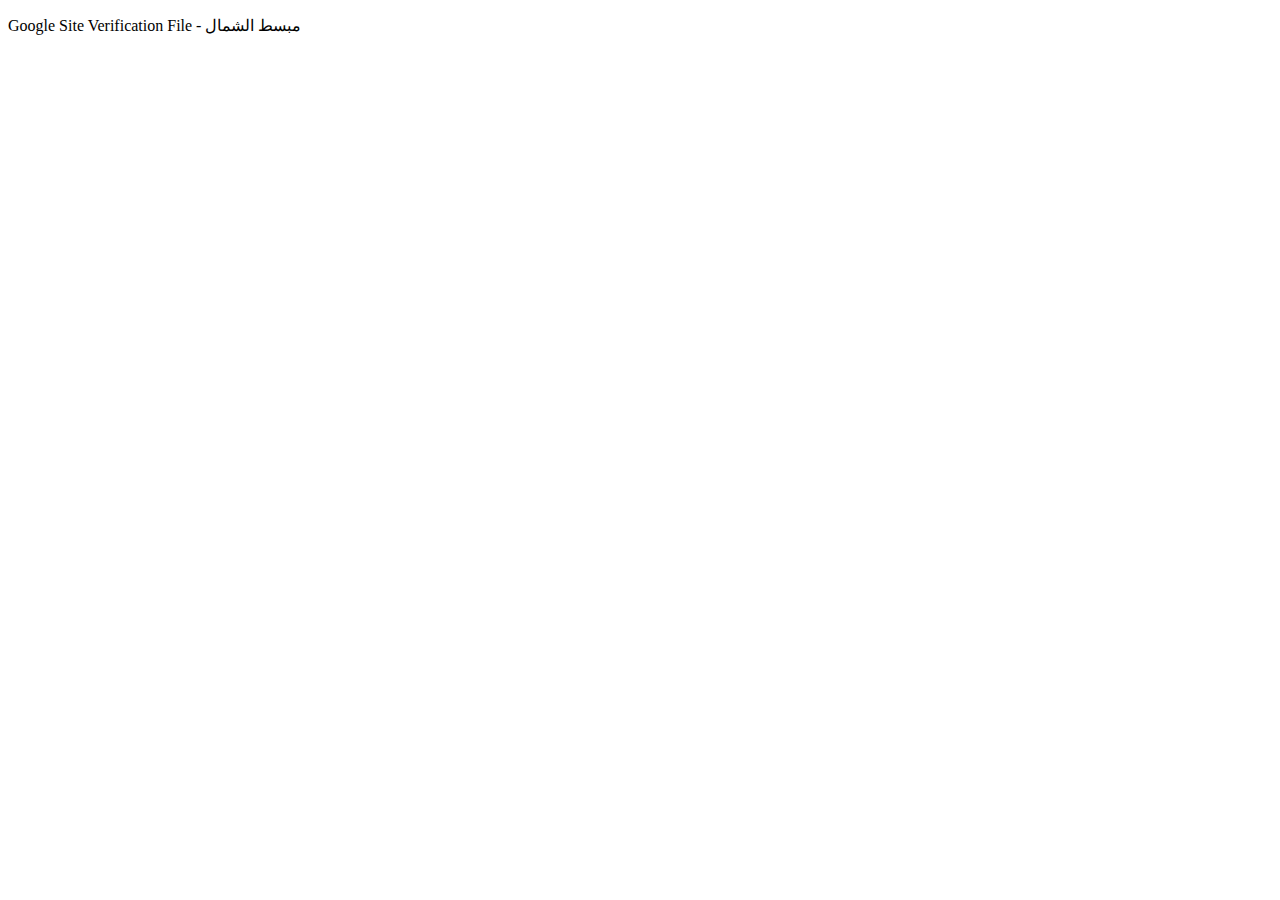
<file: google-site-verification.html>
<!DOCTYPE html>
<html lang="ar">
<head>
    <meta charset="UTF-8">
    <meta name="google-site-verification" content="YOUR_VERIFICATION_CODE_HERE" />
    <title>Google Site Verification</title>
</head>
<body>
    <p>Google Site Verification File - مبسط الشمال</p>
</body>
</html>
</file>
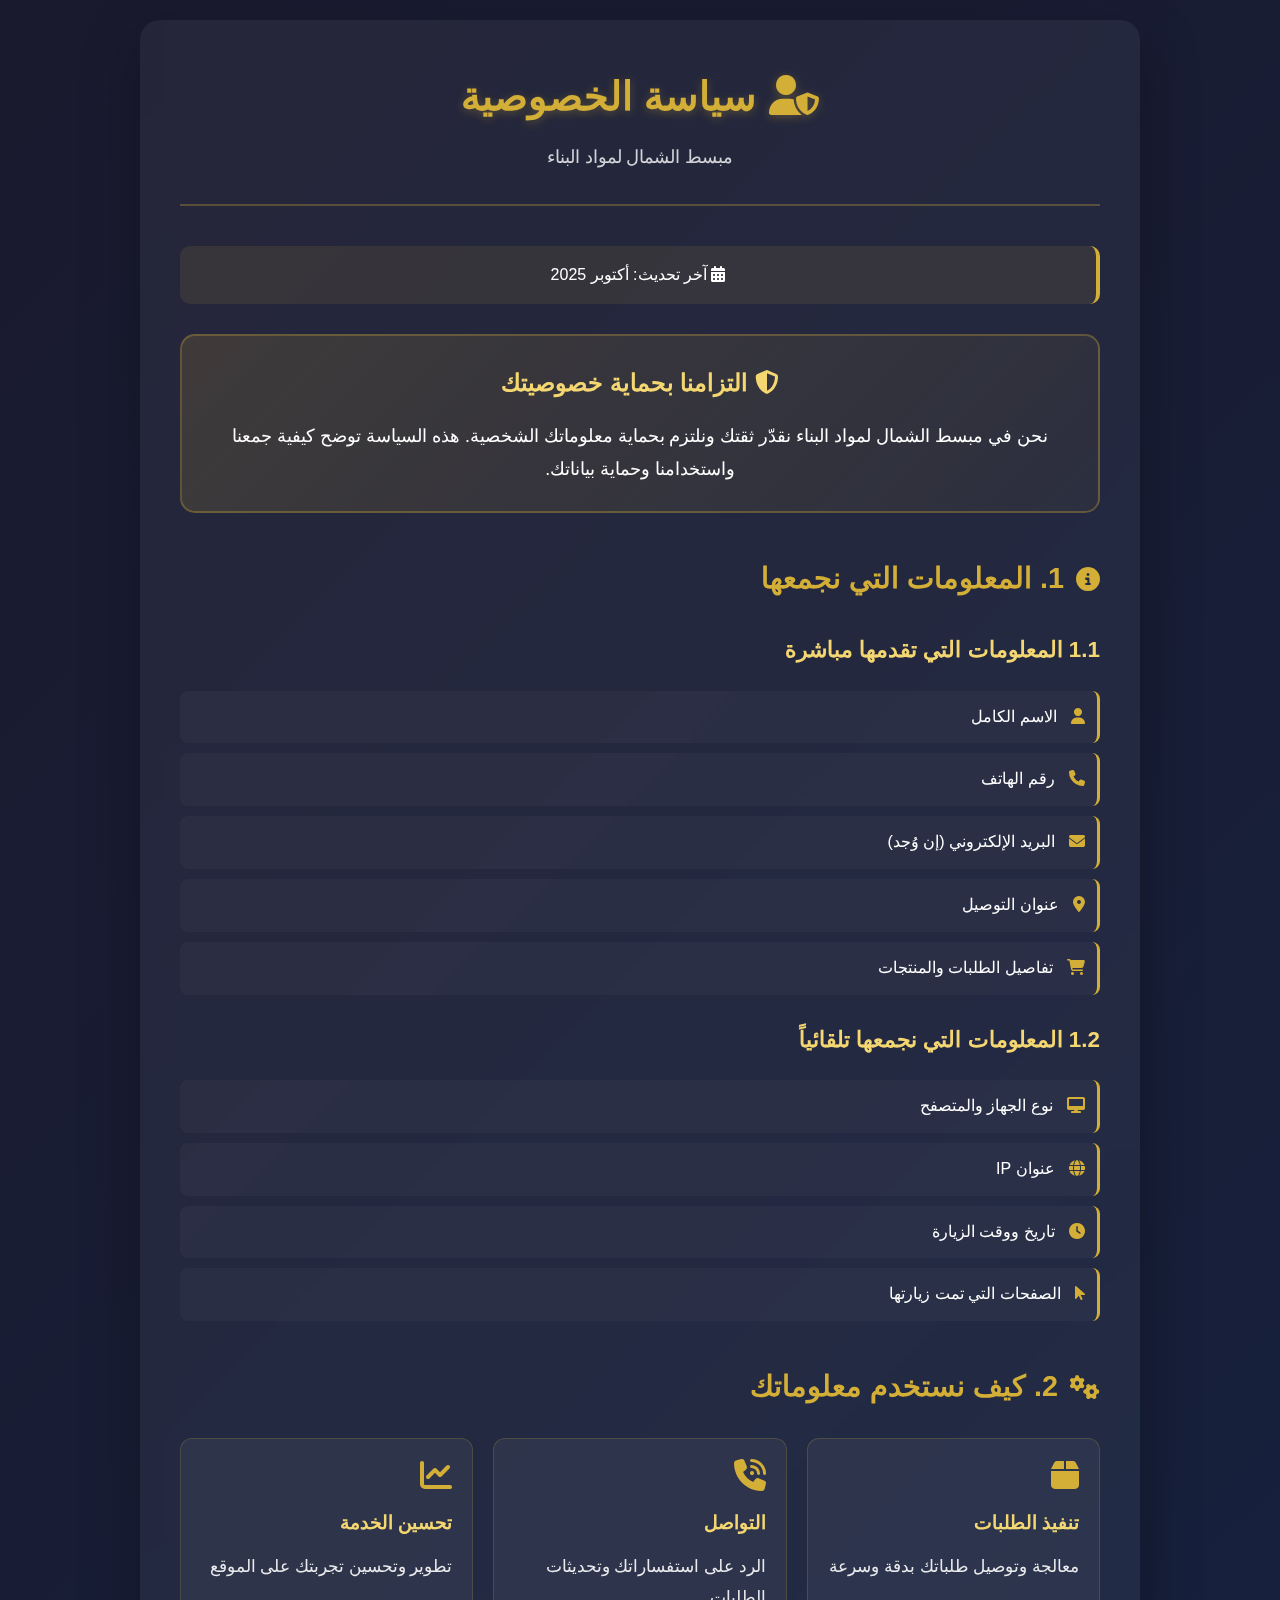
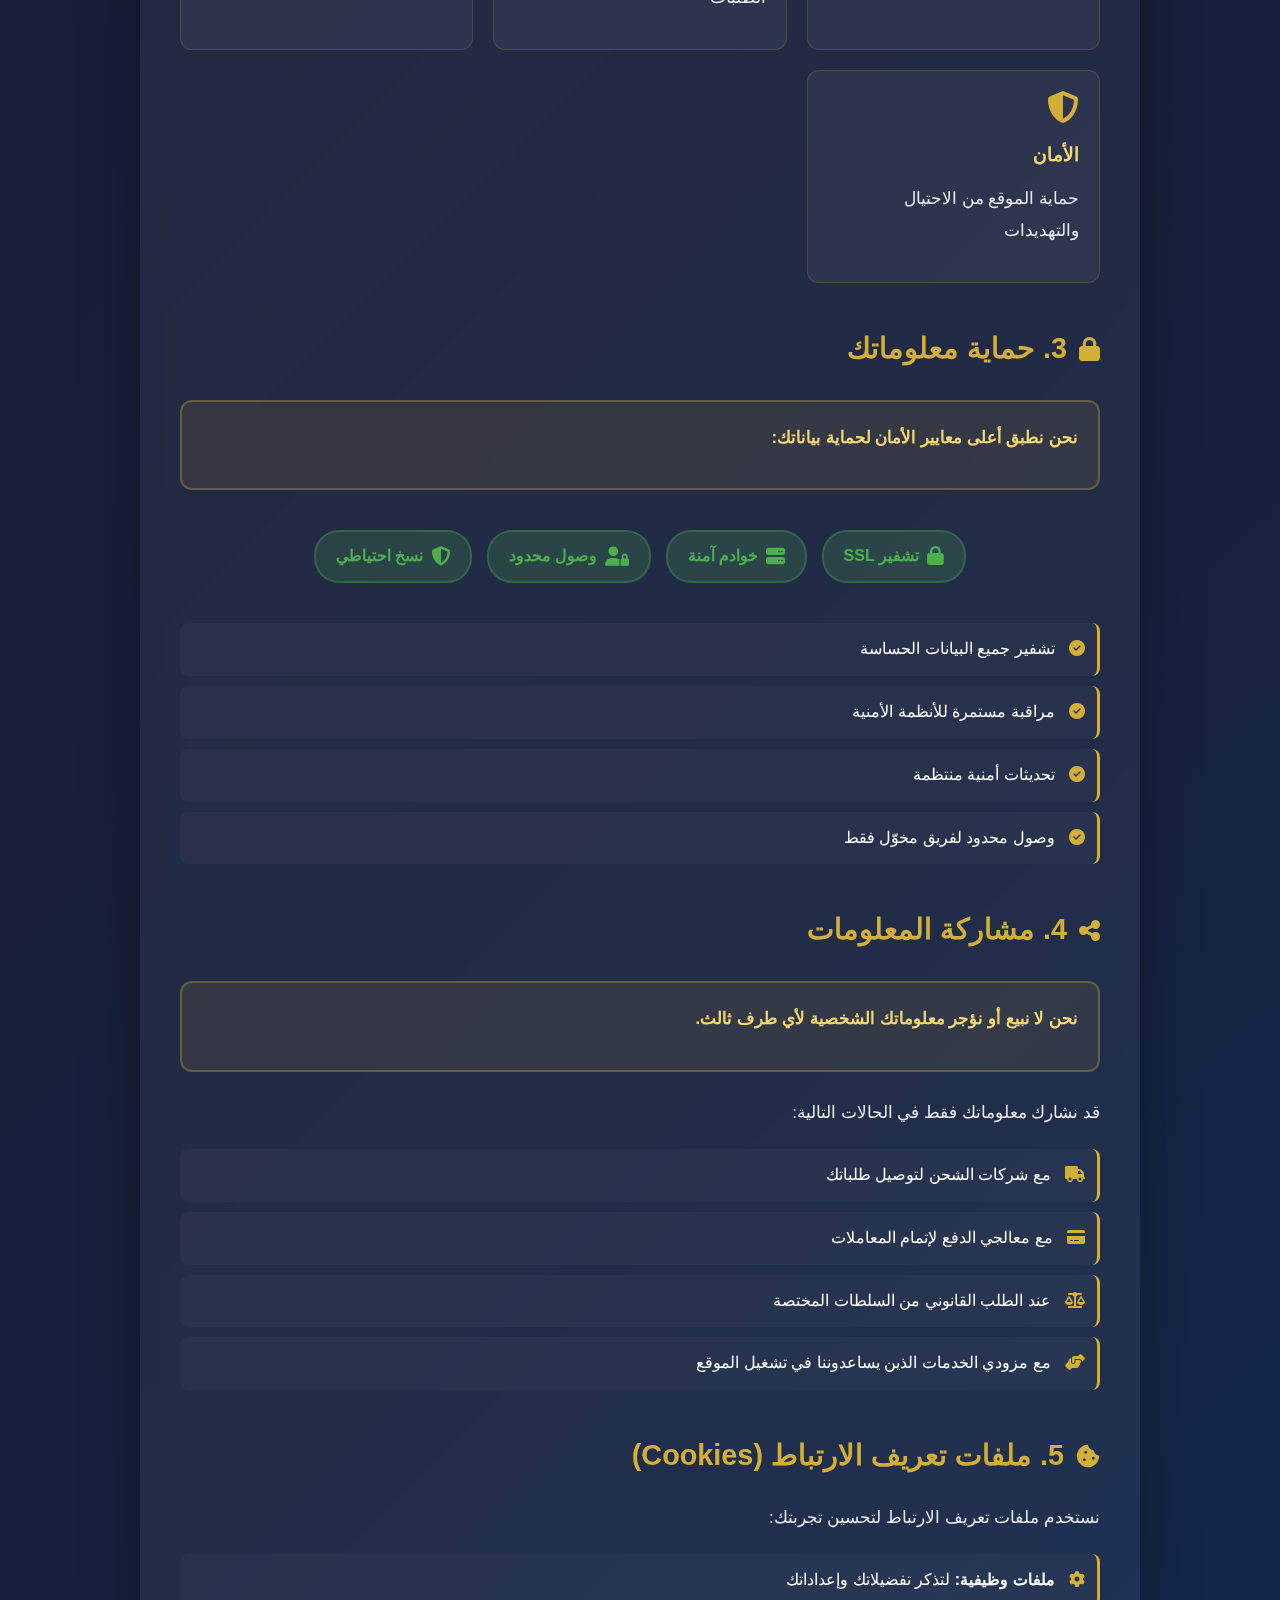
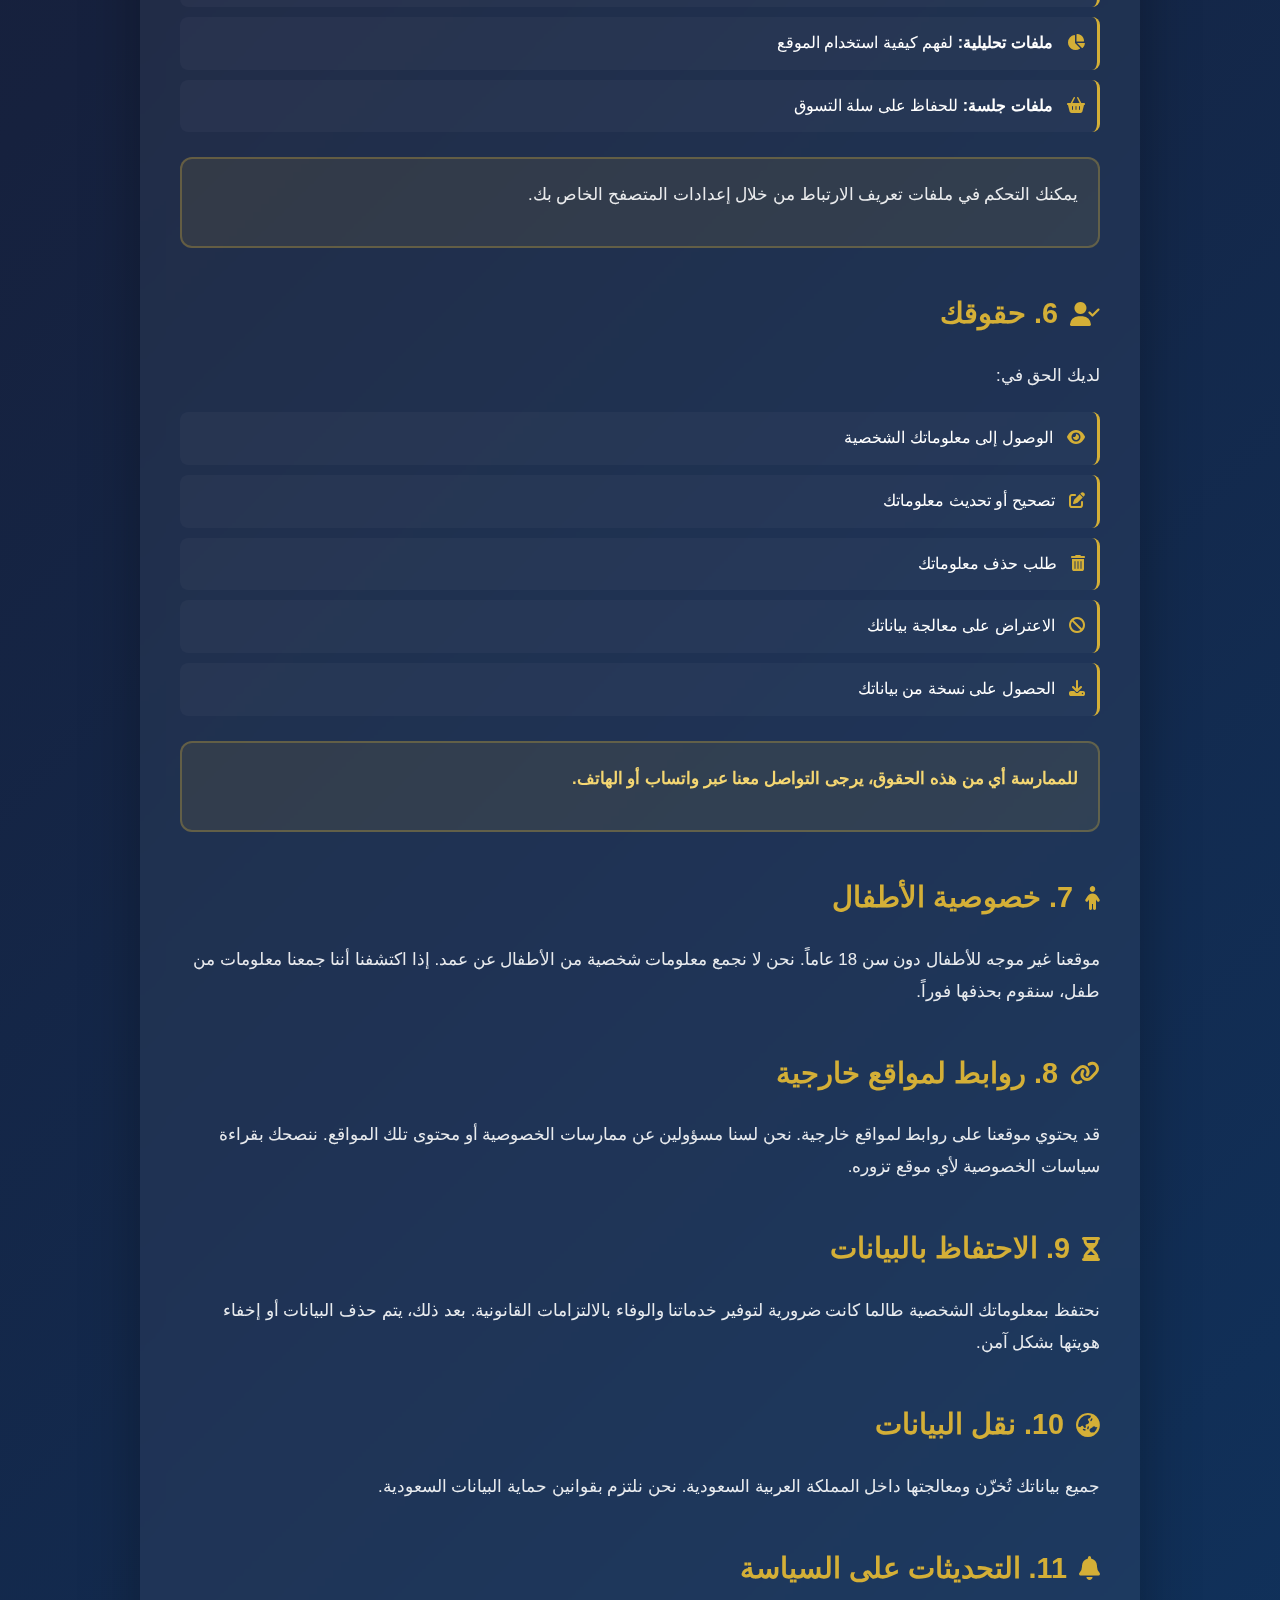
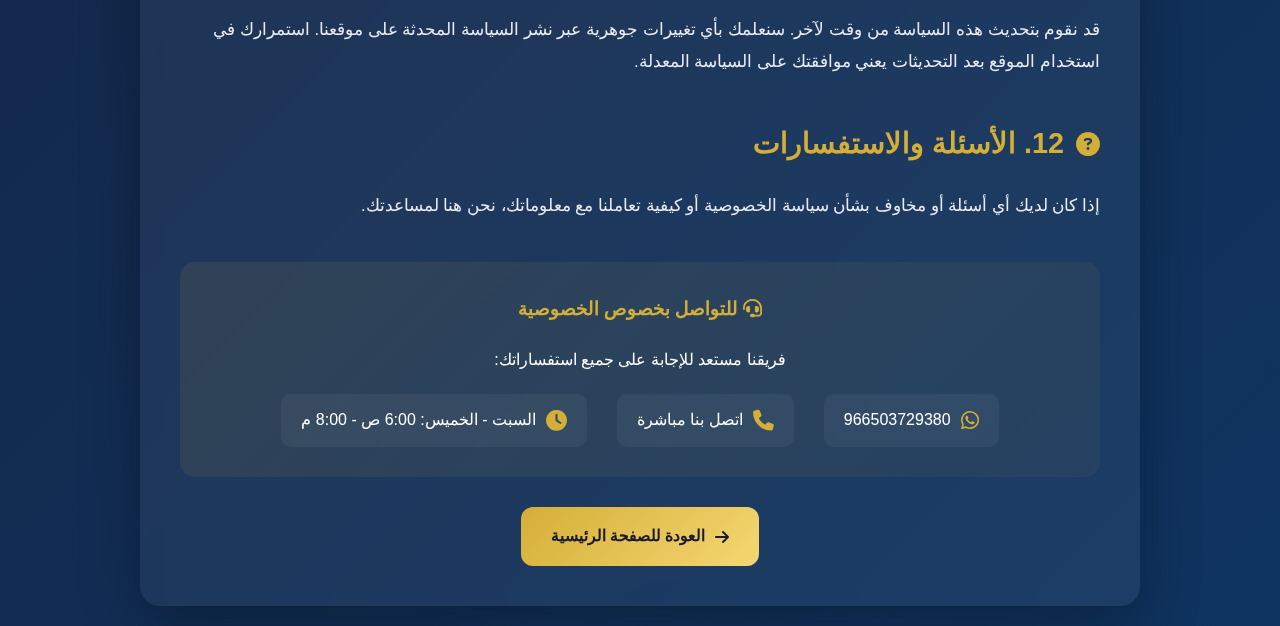
<file: privacy-ar.html>
<!DOCTYPE html>
<html lang="ar" dir="rtl">
<head>
    <meta charset="UTF-8">
    <meta name="viewport" content="width=device-width, initial-scale=1.0">
    <meta name="description" content="سياسة الخصوصية - مبسط الشمال لمواد البناء">
    <title>سياسة الخصوصية - مبسط الشمال</title>
    
    <!-- Font Awesome -->
    <link rel="stylesheet" href="https://cdnjs.cloudflare.com/ajax/libs/font-awesome/6.4.0/css/all.min.css">
    
    <style>
        * {
            margin: 0;
            padding: 0;
            box-sizing: border-box;
        }

        body {
            font-family: 'Segoe UI', Tahoma, Geneva, Verdana, sans-serif;
            background: linear-gradient(135deg, #1a1a2e 0%, #16213e 50%, #0f3460 100%);
            color: #fff;
            line-height: 1.8;
            min-height: 100vh;
            padding: 20px;
        }

        .container {
            max-width: 1000px;
            margin: 0 auto;
            background: rgba(255, 255, 255, 0.05);
            backdrop-filter: blur(10px);
            border-radius: 20px;
            padding: 40px;
            box-shadow: 0 20px 60px rgba(0, 0, 0, 0.3);
        }

        .header {
            text-align: center;
            margin-bottom: 40px;
            padding-bottom: 30px;
            border-bottom: 2px solid rgba(212, 175, 55, 0.3);
        }

        .header h1 {
            font-size: 2.5rem;
            color: #d4af37;
            margin-bottom: 10px;
            text-shadow: 0 2px 10px rgba(212, 175, 55, 0.3);
        }

        .header p {
            color: rgba(255, 255, 255, 0.8);
            font-size: 1.1rem;
        }

        .update-date {
            background: rgba(212, 175, 55, 0.1);
            padding: 15px;
            border-radius: 10px;
            text-align: center;
            margin-bottom: 30px;
            border-right: 4px solid #d4af37;
        }

        .intro-box {
            background: linear-gradient(135deg, rgba(212, 175, 55, 0.15), rgba(212, 175, 55, 0.05));
            border: 2px solid rgba(212, 175, 55, 0.3);
            padding: 25px;
            border-radius: 15px;
            margin-bottom: 40px;
            text-align: center;
        }

        .intro-box h3 {
            color: #f5d772;
            margin-bottom: 15px;
            font-size: 1.5rem;
        }

        .intro-box p {
            font-size: 1.1rem;
            line-height: 1.9;
        }

        .section {
            margin-bottom: 40px;
        }

        .section h2 {
            color: #d4af37;
            font-size: 1.8rem;
            margin-bottom: 20px;
            display: flex;
            align-items: center;
            gap: 12px;
        }

        .section h2 i {
            font-size: 1.5rem;
        }

        .section h3 {
            color: #f5d772;
            font-size: 1.4rem;
            margin: 25px 0 15px;
        }

        .section p {
            color: rgba(255, 255, 255, 0.9);
            margin-bottom: 15px;
            font-size: 1.05rem;
            line-height: 1.9;
        }

        .section ul {
            list-style: none;
            margin: 20px 0;
        }

        .section ul li {
            padding: 12px;
            background: rgba(255, 255, 255, 0.03);
            margin-bottom: 10px;
            border-radius: 8px;
            border-right: 3px solid #d4af37;
            transition: all 0.3s ease;
        }

        .section ul li:hover {
            background: rgba(255, 255, 255, 0.08);
            transform: translateX(-5px);
        }

        .section ul li i {
            color: #d4af37;
            margin-left: 10px;
        }

        .highlight-box {
            background: rgba(212, 175, 55, 0.1);
            border: 2px solid rgba(212, 175, 55, 0.3);
            padding: 20px;
            border-radius: 12px;
            margin: 25px 0;
        }

        .highlight-box strong {
            color: #f5d772;
        }

        .security-badge {
            display: inline-flex;
            align-items: center;
            gap: 8px;
            background: rgba(76, 175, 80, 0.2);
            color: #4caf50;
            padding: 10px 20px;
            border-radius: 25px;
            font-weight: 700;
            margin: 10px 5px;
            border: 2px solid rgba(76, 175, 80, 0.3);
        }

        .security-badge i {
            font-size: 1.2rem;
        }

        .info-grid {
            display: grid;
            grid-template-columns: repeat(auto-fit, minmax(250px, 1fr));
            gap: 20px;
            margin: 25px 0;
        }

        .info-card {
            background: rgba(255, 255, 255, 0.05);
            padding: 20px;
            border-radius: 12px;
            border: 1px solid rgba(212, 175, 55, 0.2);
            transition: all 0.3s ease;
        }

        .info-card:hover {
            background: rgba(255, 255, 255, 0.08);
            transform: translateY(-5px);
            box-shadow: 0 10px 25px rgba(212, 175, 55, 0.2);
        }

        .info-card i {
            font-size: 2rem;
            color: #d4af37;
            margin-bottom: 15px;
        }

        .info-card h4 {
            color: #f5d772;
            margin-bottom: 10px;
            font-size: 1.2rem;
        }

        .contact-section {
            background: linear-gradient(135deg, rgba(212, 175, 55, 0.1), rgba(212, 175, 55, 0.05));
            padding: 30px;
            border-radius: 15px;
            text-align: center;
            margin-top: 40px;
        }

        .contact-section h3 {
            color: #d4af37;
            margin-bottom: 20px;
        }

        .contact-info {
            display: flex;
            justify-content: center;
            gap: 30px;
            flex-wrap: wrap;
            margin-top: 20px;
        }

        .contact-item {
            display: flex;
            align-items: center;
            gap: 10px;
            background: rgba(255, 255, 255, 0.05);
            padding: 12px 20px;
            border-radius: 10px;
            transition: all 0.3s ease;
        }

        .contact-item:hover {
            background: rgba(212, 175, 55, 0.2);
            transform: translateY(-3px);
        }

        .contact-item i {
            color: #d4af37;
            font-size: 1.3rem;
        }

        .back-btn {
            display: inline-flex;
            align-items: center;
            gap: 10px;
            background: linear-gradient(135deg, #d4af37, #f5d772);
            color: #1a1a2e;
            padding: 15px 30px;
            border-radius: 12px;
            text-decoration: none;
            font-weight: 700;
            transition: all 0.3s ease;
            margin-top: 30px;
        }

        .back-btn:hover {
            transform: translateY(-3px);
            box-shadow: 0 10px 30px rgba(212, 175, 55, 0.4);
        }

        @media (max-width: 768px) {
            .container {
                padding: 20px;
            }

            .header h1 {
                font-size: 1.8rem;
            }

            .section h2 {
                font-size: 1.4rem;
            }

            .info-grid {
                grid-template-columns: 1fr;
            }

            .contact-info {
                flex-direction: column;
                align-items: center;
            }
        }
    </style>
</head>
<body>
    <div class="container">
        <div class="header">
            <h1><i class="fas fa-user-shield"></i> سياسة الخصوصية</h1>
            <p>مبسط الشمال لمواد البناء</p>
        </div>

        <div class="update-date">
            <i class="fas fa-calendar-alt"></i> آخر تحديث: أكتوبر 2025
        </div>

        <div class="intro-box">
            <h3><i class="fas fa-shield-alt"></i> التزامنا بحماية خصوصيتك</h3>
            <p>نحن في مبسط الشمال لمواد البناء نقدّر ثقتك ونلتزم بحماية معلوماتك الشخصية. هذه السياسة توضح كيفية جمعنا واستخدامنا وحماية بياناتك.</p>
        </div>

        <div class="section">
            <h2><i class="fas fa-info-circle"></i> 1. المعلومات التي نجمعها</h2>
            
            <h3>1.1 المعلومات التي تقدمها مباشرة</h3>
            <ul>
                <li><i class="fas fa-user"></i> الاسم الكامل</li>
                <li><i class="fas fa-phone"></i> رقم الهاتف</li>
                <li><i class="fas fa-envelope"></i> البريد الإلكتروني (إن وُجد)</li>
                <li><i class="fas fa-map-marker-alt"></i> عنوان التوصيل</li>
                <li><i class="fas fa-shopping-cart"></i> تفاصيل الطلبات والمنتجات</li>
            </ul>

            <h3>1.2 المعلومات التي نجمعها تلقائياً</h3>
            <ul>
                <li><i class="fas fa-desktop"></i> نوع الجهاز والمتصفح</li>
                <li><i class="fas fa-globe"></i> عنوان IP</li>
                <li><i class="fas fa-clock"></i> تاريخ ووقت الزيارة</li>
                <li><i class="fas fa-mouse-pointer"></i> الصفحات التي تمت زيارتها</li>
            </ul>
        </div>

        <div class="section">
            <h2><i class="fas fa-cogs"></i> 2. كيف نستخدم معلوماتك</h2>
            
            <div class="info-grid">
                <div class="info-card">
                    <i class="fas fa-box"></i>
                    <h4>تنفيذ الطلبات</h4>
                    <p>معالجة وتوصيل طلباتك بدقة وسرعة</p>
                </div>
                <div class="info-card">
                    <i class="fas fa-phone-volume"></i>
                    <h4>التواصل</h4>
                    <p>الرد على استفساراتك وتحديثات الطلبات</p>
                </div>
                <div class="info-card">
                    <i class="fas fa-chart-line"></i>
                    <h4>تحسين الخدمة</h4>
                    <p>تطوير وتحسين تجربتك على الموقع</p>
                </div>
                <div class="info-card">
                    <i class="fas fa-shield-alt"></i>
                    <h4>الأمان</h4>
                    <p>حماية الموقع من الاحتيال والتهديدات</p>
                </div>
            </div>
        </div>

        <div class="section">
            <h2><i class="fas fa-lock"></i> 3. حماية معلوماتك</h2>
            
            <div class="highlight-box">
                <p><strong>نحن نطبق أعلى معايير الأمان لحماية بياناتك:</strong></p>
            </div>

            <div style="text-align: center; margin: 30px 0;">
                <span class="security-badge">
                    <i class="fas fa-lock"></i> تشفير SSL
                </span>
                <span class="security-badge">
                    <i class="fas fa-server"></i> خوادم آمنة
                </span>
                <span class="security-badge">
                    <i class="fas fa-user-lock"></i> وصول محدود
                </span>
                <span class="security-badge">
                    <i class="fas fa-shield-alt"></i> نسخ احتياطي
                </span>
            </div>

            <ul>
                <li><i class="fas fa-check-circle"></i> تشفير جميع البيانات الحساسة</li>
                <li><i class="fas fa-check-circle"></i> مراقبة مستمرة للأنظمة الأمنية</li>
                <li><i class="fas fa-check-circle"></i> تحديثات أمنية منتظمة</li>
                <li><i class="fas fa-check-circle"></i> وصول محدود لفريق مخوّل فقط</li>
            </ul>
        </div>

        <div class="section">
            <h2><i class="fas fa-share-alt"></i> 4. مشاركة المعلومات</h2>
            
            <div class="highlight-box">
                <p><strong>نحن لا نبيع أو نؤجر معلوماتك الشخصية لأي طرف ثالث.</strong></p>
            </div>

            <p>قد نشارك معلوماتك فقط في الحالات التالية:</p>
            <ul>
                <li><i class="fas fa-truck"></i> مع شركات الشحن لتوصيل طلباتك</li>
                <li><i class="fas fa-credit-card"></i> مع معالجي الدفع لإتمام المعاملات</li>
                <li><i class="fas fa-balance-scale"></i> عند الطلب القانوني من السلطات المختصة</li>
                <li><i class="fas fa-hands-helping"></i> مع مزودي الخدمات الذين يساعدوننا في تشغيل الموقع</li>
            </ul>
        </div>

        <div class="section">
            <h2><i class="fas fa-cookie-bite"></i> 5. ملفات تعريف الارتباط (Cookies)</h2>
            
            <p>نستخدم ملفات تعريف الارتباط لتحسين تجربتك:</p>
            <ul>
                <li><i class="fas fa-cog"></i> <strong>ملفات وظيفية:</strong> لتذكر تفضيلاتك وإعداداتك</li>
                <li><i class="fas fa-chart-pie"></i> <strong>ملفات تحليلية:</strong> لفهم كيفية استخدام الموقع</li>
                <li><i class="fas fa-shopping-basket"></i> <strong>ملفات جلسة:</strong> للحفاظ على سلة التسوق</li>
            </ul>

            <div class="highlight-box">
                <p>يمكنك التحكم في ملفات تعريف الارتباط من خلال إعدادات المتصفح الخاص بك.</p>
            </div>
        </div>

        <div class="section">
            <h2><i class="fas fa-user-check"></i> 6. حقوقك</h2>
            
            <p>لديك الحق في:</p>
            <ul>
                <li><i class="fas fa-eye"></i> الوصول إلى معلوماتك الشخصية</li>
                <li><i class="fas fa-edit"></i> تصحيح أو تحديث معلوماتك</li>
                <li><i class="fas fa-trash-alt"></i> طلب حذف معلوماتك</li>
                <li><i class="fas fa-ban"></i> الاعتراض على معالجة بياناتك</li>
                <li><i class="fas fa-download"></i> الحصول على نسخة من بياناتك</li>
            </ul>

            <div class="highlight-box">
                <p><strong>للممارسة أي من هذه الحقوق، يرجى التواصل معنا عبر واتساب أو الهاتف.</strong></p>
            </div>
        </div>

        <div class="section">
            <h2><i class="fas fa-child"></i> 7. خصوصية الأطفال</h2>
            <p>موقعنا غير موجه للأطفال دون سن 18 عاماً. نحن لا نجمع معلومات شخصية من الأطفال عن عمد. إذا اكتشفنا أننا جمعنا معلومات من طفل، سنقوم بحذفها فوراً.</p>
        </div>

        <div class="section">
            <h2><i class="fas fa-link"></i> 8. روابط لمواقع خارجية</h2>
            <p>قد يحتوي موقعنا على روابط لمواقع خارجية. نحن لسنا مسؤولين عن ممارسات الخصوصية أو محتوى تلك المواقع. ننصحك بقراءة سياسات الخصوصية لأي موقع تزوره.</p>
        </div>

        <div class="section">
            <h2><i class="fas fa-hourglass-half"></i> 9. الاحتفاظ بالبيانات</h2>
            <p>نحتفظ بمعلوماتك الشخصية طالما كانت ضرورية لتوفير خدماتنا والوفاء بالالتزامات القانونية. بعد ذلك، يتم حذف البيانات أو إخفاء هويتها بشكل آمن.</p>
        </div>

        <div class="section">
            <h2><i class="fas fa-globe-asia"></i> 10. نقل البيانات</h2>
            <p>جميع بياناتك تُخزّن ومعالجتها داخل المملكة العربية السعودية. نحن نلتزم بقوانين حماية البيانات السعودية.</p>
        </div>

        <div class="section">
            <h2><i class="fas fa-bell"></i> 11. التحديثات على السياسة</h2>
            <p>قد نقوم بتحديث هذه السياسة من وقت لآخر. سنعلمك بأي تغييرات جوهرية عبر نشر السياسة المحدثة على موقعنا. استمرارك في استخدام الموقع بعد التحديثات يعني موافقتك على السياسة المعدلة.</p>
        </div>

        <div class="section">
            <h2><i class="fas fa-question-circle"></i> 12. الأسئلة والاستفسارات</h2>
            <p>إذا كان لديك أي أسئلة أو مخاوف بشأن سياسة الخصوصية أو كيفية تعاملنا مع معلوماتك، نحن هنا لمساعدتك.</p>
        </div>

        <div class="contact-section">
            <h3><i class="fas fa-headset"></i> للتواصل بخصوص الخصوصية</h3>
            <p>فريقنا مستعد للإجابة على جميع استفساراتك:</p>
            <div class="contact-info">
                <div class="contact-item">
                    <i class="fab fa-whatsapp"></i>
                    <span>966503729380</span>
                </div>
                <div class="contact-item">
                    <i class="fas fa-phone"></i>
                    <span>اتصل بنا مباشرة</span>
                </div>
                <div class="contact-item">
                    <i class="fas fa-clock"></i>
                    <span>السبت - الخميس: 6:00 ص - 8:00 م</span>
                </div>
            </div>
        </div>

        <div style="text-align: center;">
            <a href="index.html" class="back-btn">
                <i class="fas fa-arrow-right"></i>
                العودة للصفحة الرئيسية
            </a>
        </div>
    </div>
</body>
</html>
</file>
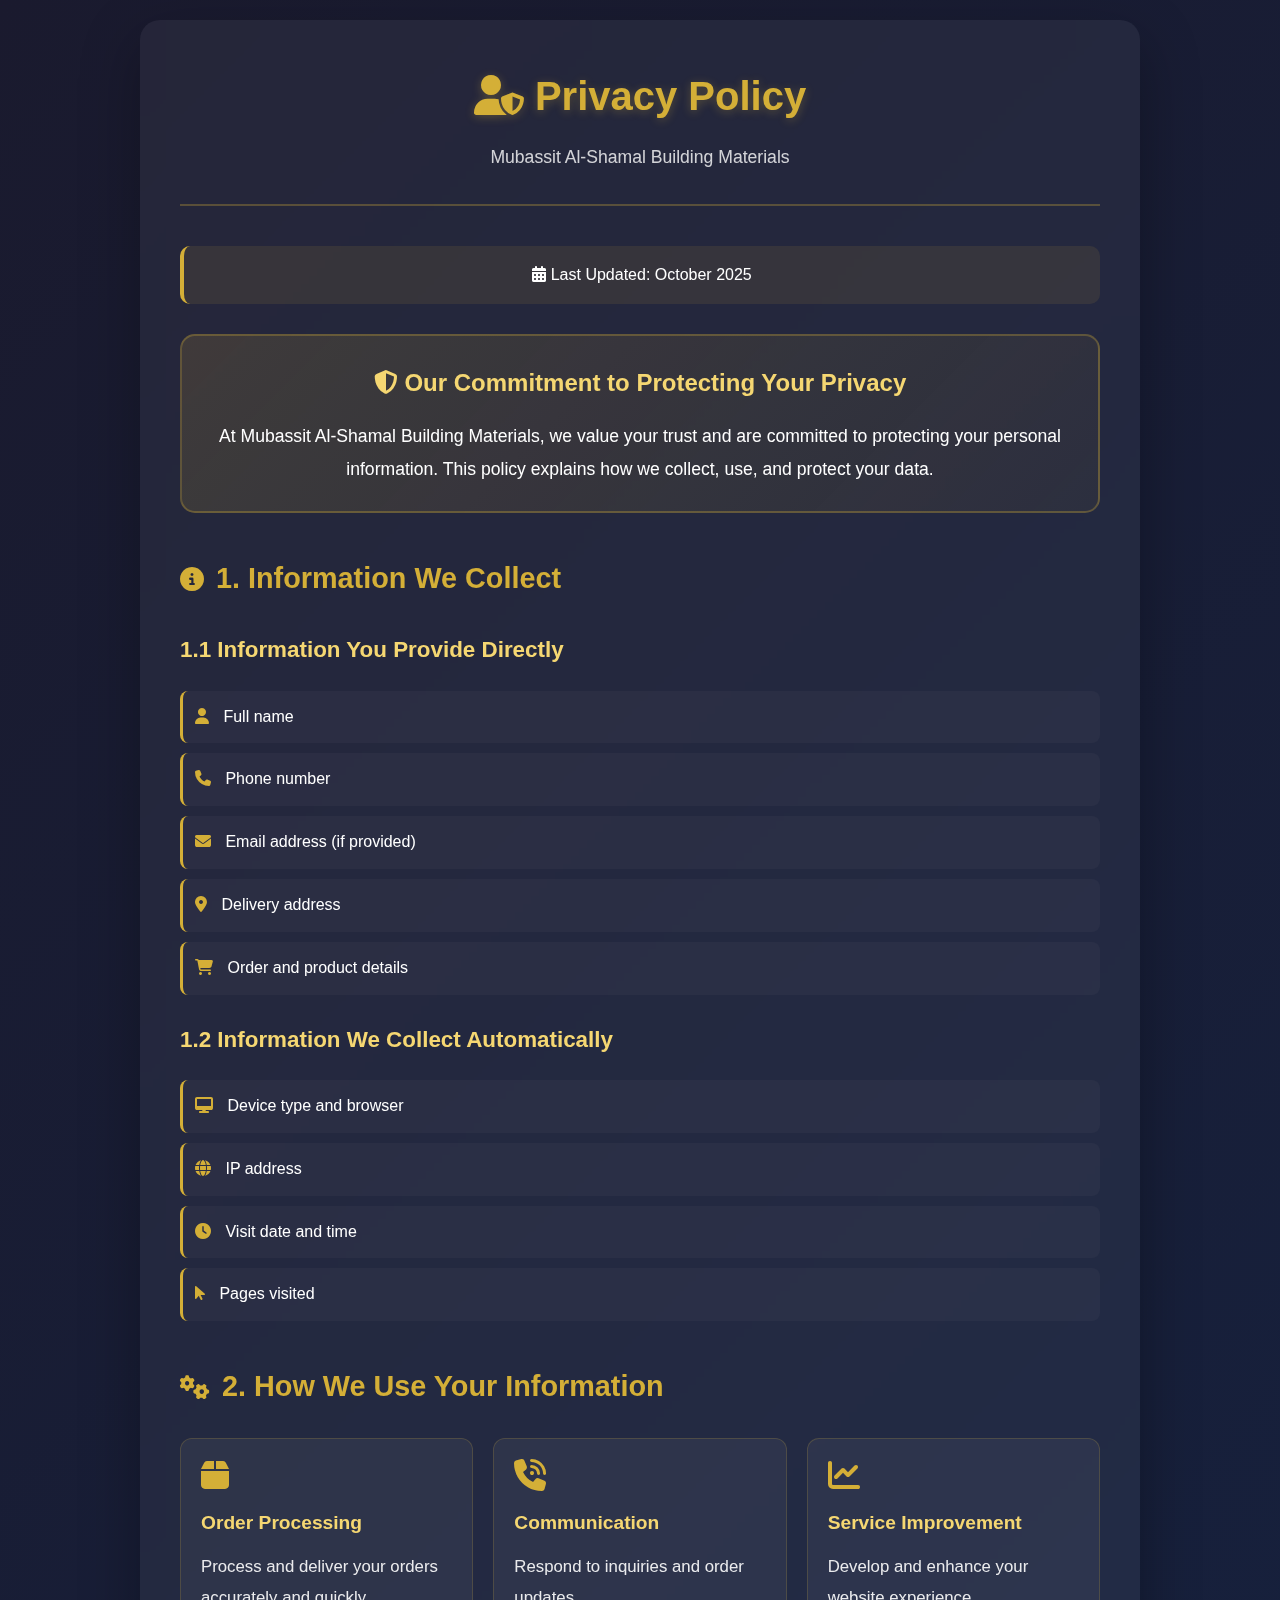
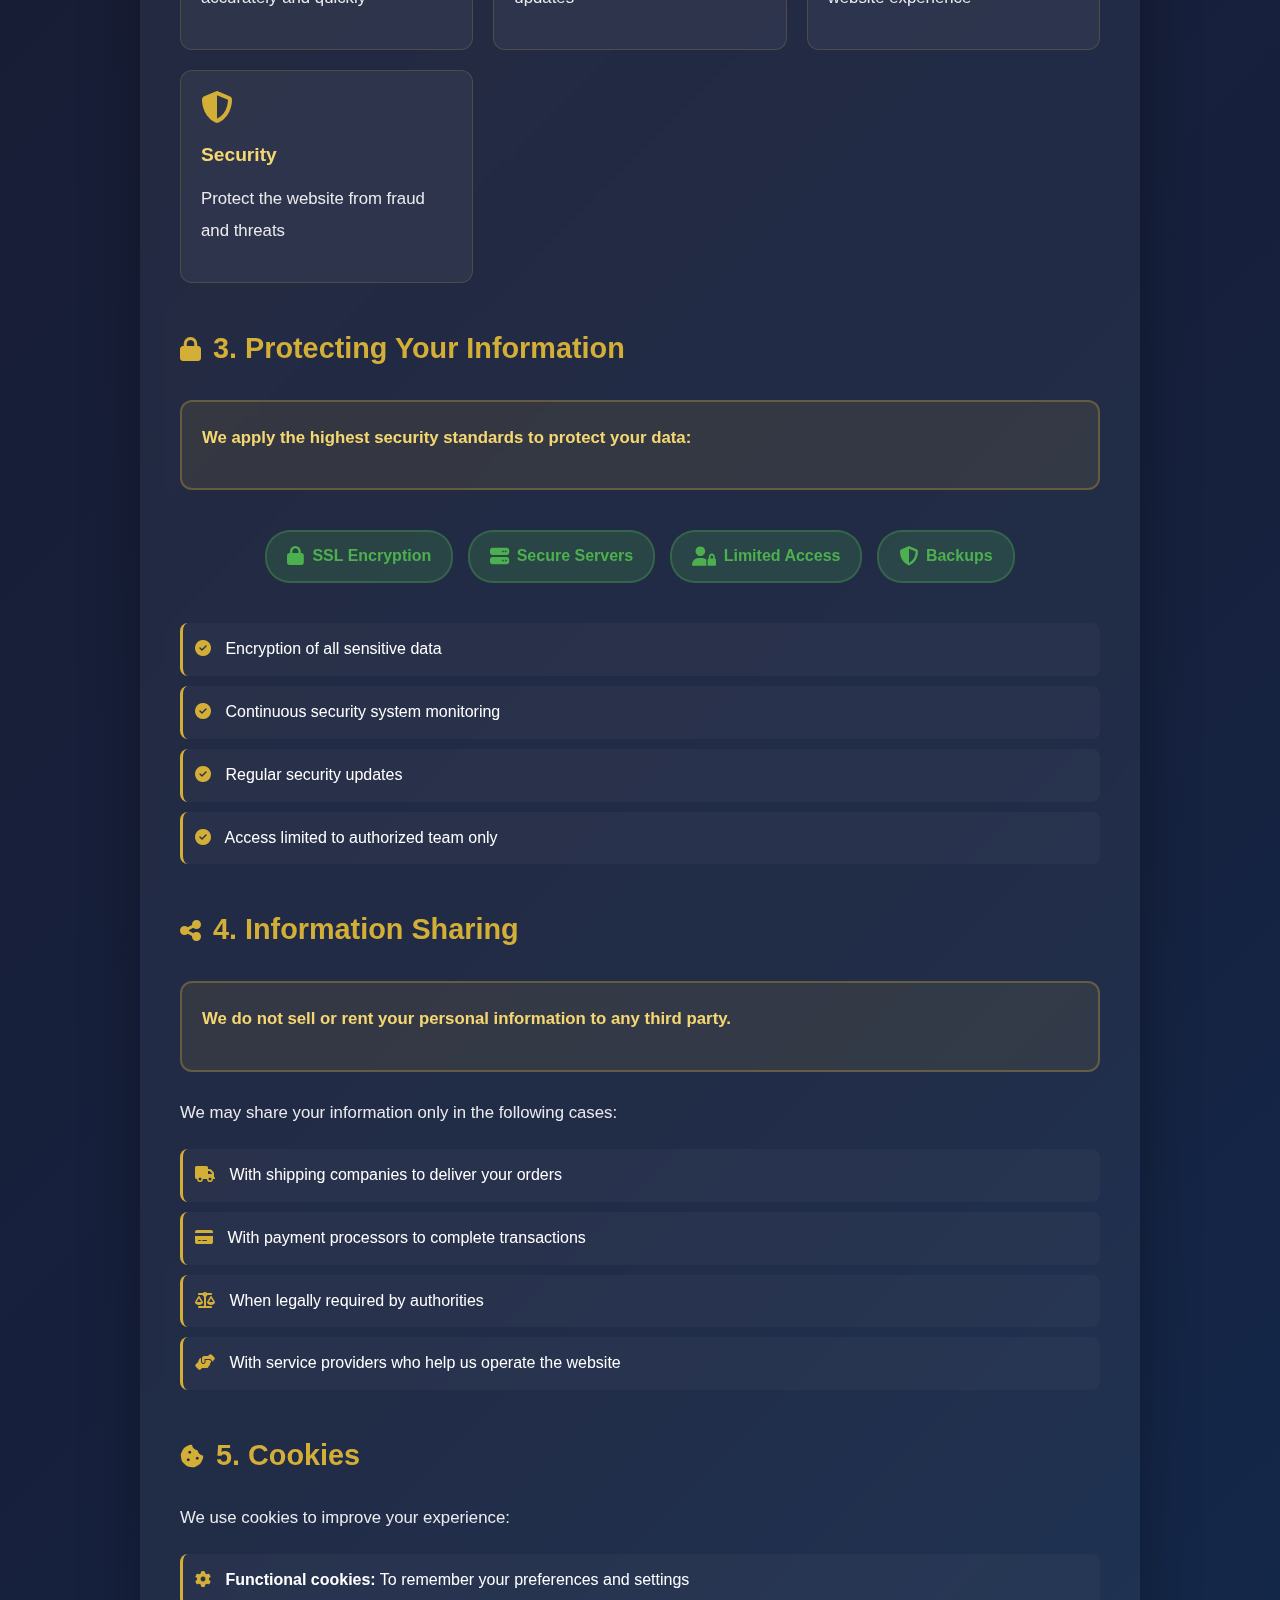
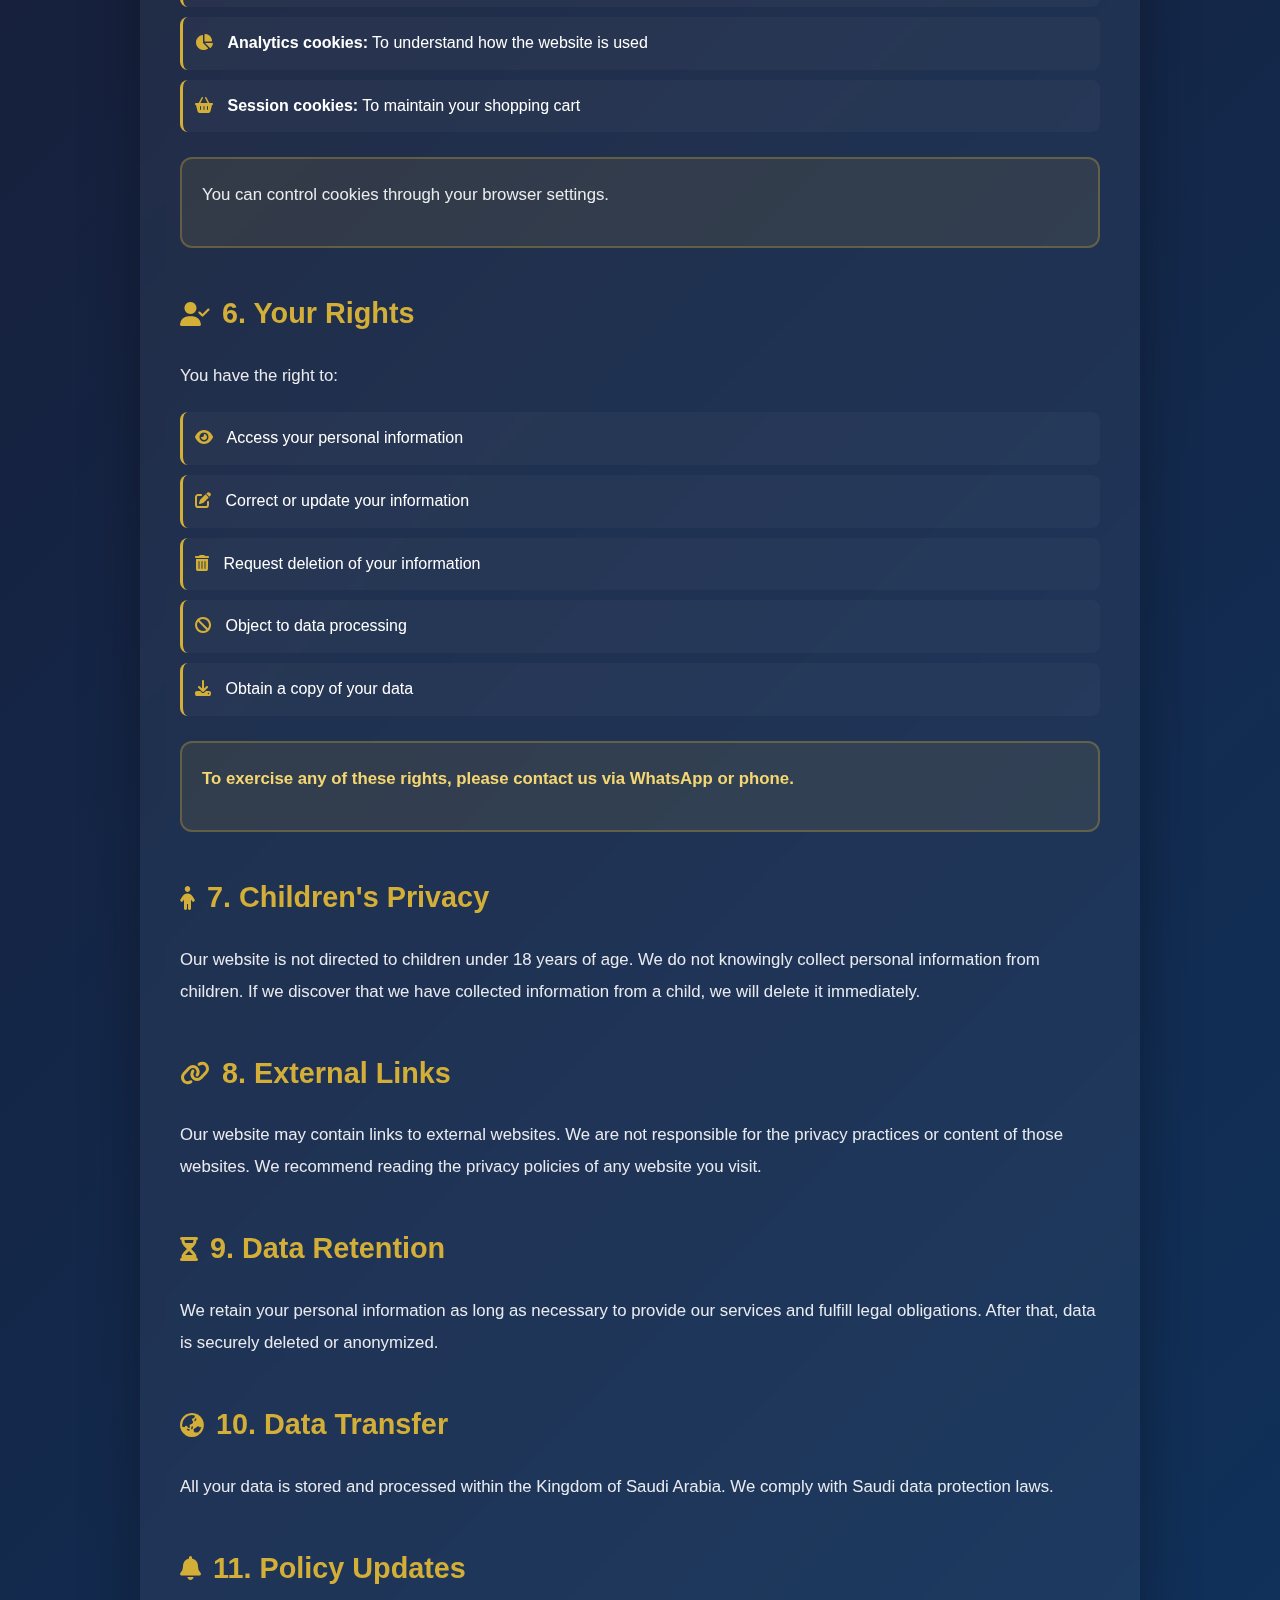
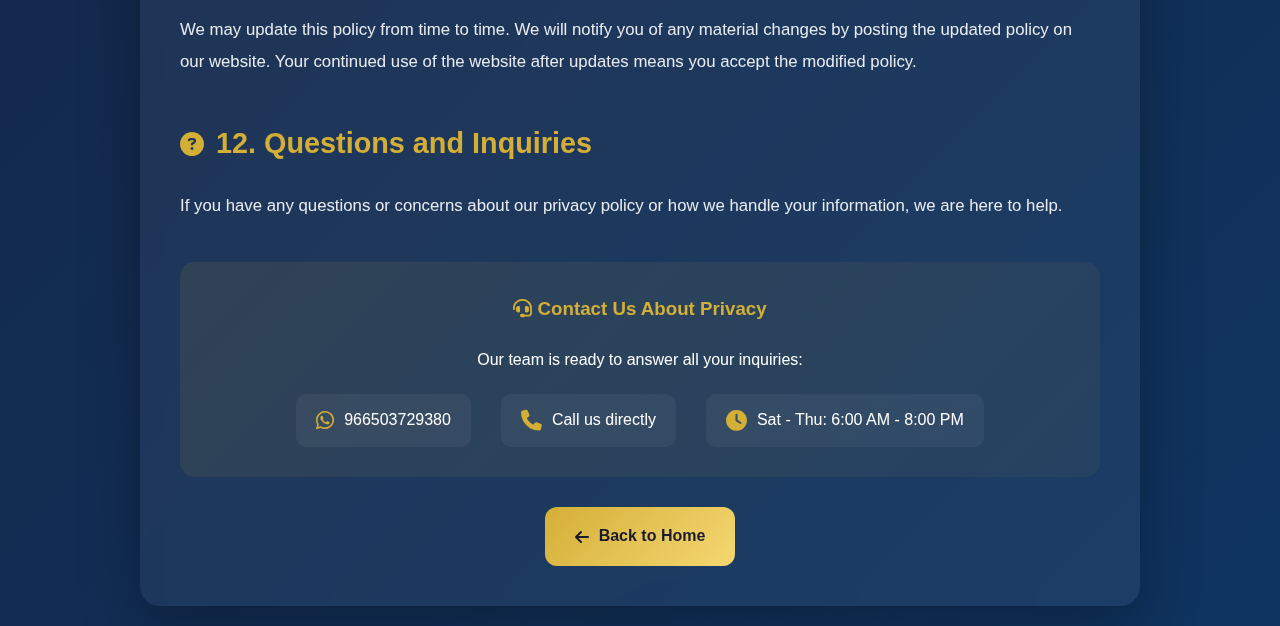
<file: privacy-en.html>
<!DOCTYPE html>
<html lang="en" dir="ltr">
<head>
    <meta charset="UTF-8">
    <meta name="viewport" content="width=device-width, initial-scale=1.0">
    <meta name="description" content="Privacy Policy - Mubassit Al-Shamal Building Materials">
    <title>Privacy Policy - Mubassit Al-Shamal</title>
    
    <!-- Font Awesome -->
    <link rel="stylesheet" href="https://cdnjs.cloudflare.com/ajax/libs/font-awesome/6.4.0/css/all.min.css">
    
    <style>
        * {
            margin: 0;
            padding: 0;
            box-sizing: border-box;
        }

        body {
            font-family: 'Segoe UI', Tahoma, Geneva, Verdana, sans-serif;
            background: linear-gradient(135deg, #1a1a2e 0%, #16213e 50%, #0f3460 100%);
            color: #fff;
            line-height: 1.8;
            min-height: 100vh;
            padding: 20px;
        }

        .container {
            max-width: 1000px;
            margin: 0 auto;
            background: rgba(255, 255, 255, 0.05);
            backdrop-filter: blur(10px);
            border-radius: 20px;
            padding: 40px;
            box-shadow: 0 20px 60px rgba(0, 0, 0, 0.3);
        }

        .header {
            text-align: center;
            margin-bottom: 40px;
            padding-bottom: 30px;
            border-bottom: 2px solid rgba(212, 175, 55, 0.3);
        }

        .header h1 {
            font-size: 2.5rem;
            color: #d4af37;
            margin-bottom: 10px;
            text-shadow: 0 2px 10px rgba(212, 175, 55, 0.3);
        }

        .header p {
            color: rgba(255, 255, 255, 0.8);
            font-size: 1.1rem;
        }

        .update-date {
            background: rgba(212, 175, 55, 0.1);
            padding: 15px;
            border-radius: 10px;
            text-align: center;
            margin-bottom: 30px;
            border-left: 4px solid #d4af37;
        }

        .intro-box {
            background: linear-gradient(135deg, rgba(212, 175, 55, 0.15), rgba(212, 175, 55, 0.05));
            border: 2px solid rgba(212, 175, 55, 0.3);
            padding: 25px;
            border-radius: 15px;
            margin-bottom: 40px;
            text-align: center;
        }

        .intro-box h3 {
            color: #f5d772;
            margin-bottom: 15px;
            font-size: 1.5rem;
        }

        .intro-box p {
            font-size: 1.1rem;
            line-height: 1.9;
        }

        .section {
            margin-bottom: 40px;
        }

        .section h2 {
            color: #d4af37;
            font-size: 1.8rem;
            margin-bottom: 20px;
            display: flex;
            align-items: center;
            gap: 12px;
        }

        .section h2 i {
            font-size: 1.5rem;
        }

        .section h3 {
            color: #f5d772;
            font-size: 1.4rem;
            margin: 25px 0 15px;
        }

        .section p {
            color: rgba(255, 255, 255, 0.9);
            margin-bottom: 15px;
            font-size: 1.05rem;
            line-height: 1.9;
        }

        .section ul {
            list-style: none;
            margin: 20px 0;
        }

        .section ul li {
            padding: 12px;
            background: rgba(255, 255, 255, 0.03);
            margin-bottom: 10px;
            border-radius: 8px;
            border-left: 3px solid #d4af37;
            transition: all 0.3s ease;
        }

        .section ul li:hover {
            background: rgba(255, 255, 255, 0.08);
            transform: translateX(5px);
        }

        .section ul li i {
            color: #d4af37;
            margin-right: 10px;
        }

        .highlight-box {
            background: rgba(212, 175, 55, 0.1);
            border: 2px solid rgba(212, 175, 55, 0.3);
            padding: 20px;
            border-radius: 12px;
            margin: 25px 0;
        }

        .highlight-box strong {
            color: #f5d772;
        }

        .security-badge {
            display: inline-flex;
            align-items: center;
            gap: 8px;
            background: rgba(76, 175, 80, 0.2);
            color: #4caf50;
            padding: 10px 20px;
            border-radius: 25px;
            font-weight: 700;
            margin: 10px 5px;
            border: 2px solid rgba(76, 175, 80, 0.3);
        }

        .security-badge i {
            font-size: 1.2rem;
        }

        .info-grid {
            display: grid;
            grid-template-columns: repeat(auto-fit, minmax(250px, 1fr));
            gap: 20px;
            margin: 25px 0;
        }

        .info-card {
            background: rgba(255, 255, 255, 0.05);
            padding: 20px;
            border-radius: 12px;
            border: 1px solid rgba(212, 175, 55, 0.2);
            transition: all 0.3s ease;
        }

        .info-card:hover {
            background: rgba(255, 255, 255, 0.08);
            transform: translateY(-5px);
            box-shadow: 0 10px 25px rgba(212, 175, 55, 0.2);
        }

        .info-card i {
            font-size: 2rem;
            color: #d4af37;
            margin-bottom: 15px;
        }

        .info-card h4 {
            color: #f5d772;
            margin-bottom: 10px;
            font-size: 1.2rem;
        }

        .contact-section {
            background: linear-gradient(135deg, rgba(212, 175, 55, 0.1), rgba(212, 175, 55, 0.05));
            padding: 30px;
            border-radius: 15px;
            text-align: center;
            margin-top: 40px;
        }

        .contact-section h3 {
            color: #d4af37;
            margin-bottom: 20px;
        }

        .contact-info {
            display: flex;
            justify-content: center;
            gap: 30px;
            flex-wrap: wrap;
            margin-top: 20px;
        }

        .contact-item {
            display: flex;
            align-items: center;
            gap: 10px;
            background: rgba(255, 255, 255, 0.05);
            padding: 12px 20px;
            border-radius: 10px;
            transition: all 0.3s ease;
        }

        .contact-item:hover {
            background: rgba(212, 175, 55, 0.2);
            transform: translateY(-3px);
        }

        .contact-item i {
            color: #d4af37;
            font-size: 1.3rem;
        }

        .back-btn {
            display: inline-flex;
            align-items: center;
            gap: 10px;
            background: linear-gradient(135deg, #d4af37, #f5d772);
            color: #1a1a2e;
            padding: 15px 30px;
            border-radius: 12px;
            text-decoration: none;
            font-weight: 700;
            transition: all 0.3s ease;
            margin-top: 30px;
        }

        .back-btn:hover {
            transform: translateY(-3px);
            box-shadow: 0 10px 30px rgba(212, 175, 55, 0.4);
        }

        @media (max-width: 768px) {
            .container {
                padding: 20px;
            }

            .header h1 {
                font-size: 1.8rem;
            }

            .section h2 {
                font-size: 1.4rem;
            }

            .info-grid {
                grid-template-columns: 1fr;
            }

            .contact-info {
                flex-direction: column;
                align-items: center;
            }
        }
    </style>
</head>
<body>
    <div class="container">
        <div class="header">
            <h1><i class="fas fa-user-shield"></i> Privacy Policy</h1>
            <p>Mubassit Al-Shamal Building Materials</p>
        </div>

        <div class="update-date">
            <i class="fas fa-calendar-alt"></i> Last Updated: October 2025
        </div>

        <div class="intro-box">
            <h3><i class="fas fa-shield-alt"></i> Our Commitment to Protecting Your Privacy</h3>
            <p>At Mubassit Al-Shamal Building Materials, we value your trust and are committed to protecting your personal information. This policy explains how we collect, use, and protect your data.</p>
        </div>

        <div class="section">
            <h2><i class="fas fa-info-circle"></i> 1. Information We Collect</h2>
            
            <h3>1.1 Information You Provide Directly</h3>
            <ul>
                <li><i class="fas fa-user"></i> Full name</li>
                <li><i class="fas fa-phone"></i> Phone number</li>
                <li><i class="fas fa-envelope"></i> Email address (if provided)</li>
                <li><i class="fas fa-map-marker-alt"></i> Delivery address</li>
                <li><i class="fas fa-shopping-cart"></i> Order and product details</li>
            </ul>

            <h3>1.2 Information We Collect Automatically</h3>
            <ul>
                <li><i class="fas fa-desktop"></i> Device type and browser</li>
                <li><i class="fas fa-globe"></i> IP address</li>
                <li><i class="fas fa-clock"></i> Visit date and time</li>
                <li><i class="fas fa-mouse-pointer"></i> Pages visited</li>
            </ul>
        </div>

        <div class="section">
            <h2><i class="fas fa-cogs"></i> 2. How We Use Your Information</h2>
            
            <div class="info-grid">
                <div class="info-card">
                    <i class="fas fa-box"></i>
                    <h4>Order Processing</h4>
                    <p>Process and deliver your orders accurately and quickly</p>
                </div>
                <div class="info-card">
                    <i class="fas fa-phone-volume"></i>
                    <h4>Communication</h4>
                    <p>Respond to inquiries and order updates</p>
                </div>
                <div class="info-card">
                    <i class="fas fa-chart-line"></i>
                    <h4>Service Improvement</h4>
                    <p>Develop and enhance your website experience</p>
                </div>
                <div class="info-card">
                    <i class="fas fa-shield-alt"></i>
                    <h4>Security</h4>
                    <p>Protect the website from fraud and threats</p>
                </div>
            </div>
        </div>

        <div class="section">
            <h2><i class="fas fa-lock"></i> 3. Protecting Your Information</h2>
            
            <div class="highlight-box">
                <p><strong>We apply the highest security standards to protect your data:</strong></p>
            </div>

            <div style="text-align: center; margin: 30px 0;">
                <span class="security-badge">
                    <i class="fas fa-lock"></i> SSL Encryption
                </span>
                <span class="security-badge">
                    <i class="fas fa-server"></i> Secure Servers
                </span>
                <span class="security-badge">
                    <i class="fas fa-user-lock"></i> Limited Access
                </span>
                <span class="security-badge">
                    <i class="fas fa-shield-alt"></i> Backups
                </span>
            </div>

            <ul>
                <li><i class="fas fa-check-circle"></i> Encryption of all sensitive data</li>
                <li><i class="fas fa-check-circle"></i> Continuous security system monitoring</li>
                <li><i class="fas fa-check-circle"></i> Regular security updates</li>
                <li><i class="fas fa-check-circle"></i> Access limited to authorized team only</li>
            </ul>
        </div>

        <div class="section">
            <h2><i class="fas fa-share-alt"></i> 4. Information Sharing</h2>
            
            <div class="highlight-box">
                <p><strong>We do not sell or rent your personal information to any third party.</strong></p>
            </div>

            <p>We may share your information only in the following cases:</p>
            <ul>
                <li><i class="fas fa-truck"></i> With shipping companies to deliver your orders</li>
                <li><i class="fas fa-credit-card"></i> With payment processors to complete transactions</li>
                <li><i class="fas fa-balance-scale"></i> When legally required by authorities</li>
                <li><i class="fas fa-hands-helping"></i> With service providers who help us operate the website</li>
            </ul>
        </div>

        <div class="section">
            <h2><i class="fas fa-cookie-bite"></i> 5. Cookies</h2>
            
            <p>We use cookies to improve your experience:</p>
            <ul>
                <li><i class="fas fa-cog"></i> <strong>Functional cookies:</strong> To remember your preferences and settings</li>
                <li><i class="fas fa-chart-pie"></i> <strong>Analytics cookies:</strong> To understand how the website is used</li>
                <li><i class="fas fa-shopping-basket"></i> <strong>Session cookies:</strong> To maintain your shopping cart</li>
            </ul>

            <div class="highlight-box">
                <p>You can control cookies through your browser settings.</p>
            </div>
        </div>

        <div class="section">
            <h2><i class="fas fa-user-check"></i> 6. Your Rights</h2>
            
            <p>You have the right to:</p>
            <ul>
                <li><i class="fas fa-eye"></i> Access your personal information</li>
                <li><i class="fas fa-edit"></i> Correct or update your information</li>
                <li><i class="fas fa-trash-alt"></i> Request deletion of your information</li>
                <li><i class="fas fa-ban"></i> Object to data processing</li>
                <li><i class="fas fa-download"></i> Obtain a copy of your data</li>
            </ul>

            <div class="highlight-box">
                <p><strong>To exercise any of these rights, please contact us via WhatsApp or phone.</strong></p>
            </div>
        </div>

        <div class="section">
            <h2><i class="fas fa-child"></i> 7. Children's Privacy</h2>
            <p>Our website is not directed to children under 18 years of age. We do not knowingly collect personal information from children. If we discover that we have collected information from a child, we will delete it immediately.</p>
        </div>

        <div class="section">
            <h2><i class="fas fa-link"></i> 8. External Links</h2>
            <p>Our website may contain links to external websites. We are not responsible for the privacy practices or content of those websites. We recommend reading the privacy policies of any website you visit.</p>
        </div>

        <div class="section">
            <h2><i class="fas fa-hourglass-half"></i> 9. Data Retention</h2>
            <p>We retain your personal information as long as necessary to provide our services and fulfill legal obligations. After that, data is securely deleted or anonymized.</p>
        </div>

        <div class="section">
            <h2><i class="fas fa-globe-asia"></i> 10. Data Transfer</h2>
            <p>All your data is stored and processed within the Kingdom of Saudi Arabia. We comply with Saudi data protection laws.</p>
        </div>

        <div class="section">
            <h2><i class="fas fa-bell"></i> 11. Policy Updates</h2>
            <p>We may update this policy from time to time. We will notify you of any material changes by posting the updated policy on our website. Your continued use of the website after updates means you accept the modified policy.</p>
        </div>

        <div class="section">
            <h2><i class="fas fa-question-circle"></i> 12. Questions and Inquiries</h2>
            <p>If you have any questions or concerns about our privacy policy or how we handle your information, we are here to help.</p>
        </div>

        <div class="contact-section">
            <h3><i class="fas fa-headset"></i> Contact Us About Privacy</h3>
            <p>Our team is ready to answer all your inquiries:</p>
            <div class="contact-info">
                <div class="contact-item">
                    <i class="fab fa-whatsapp"></i>
                    <span>966503729380</span>
                </div>
                <div class="contact-item">
                    <i class="fas fa-phone"></i>
                    <span>Call us directly</span>
                </div>
                <div class="contact-item">
                    <i class="fas fa-clock"></i>
                    <span>Sat - Thu: 6:00 AM - 8:00 PM</span>
                </div>
            </div>
        </div>

        <div style="text-align: center;">
            <a href="index-en.html" class="back-btn">
                <i class="fas fa-arrow-left"></i>
                Back to Home
            </a>
        </div>
    </div>
</body>
</html>
</file>
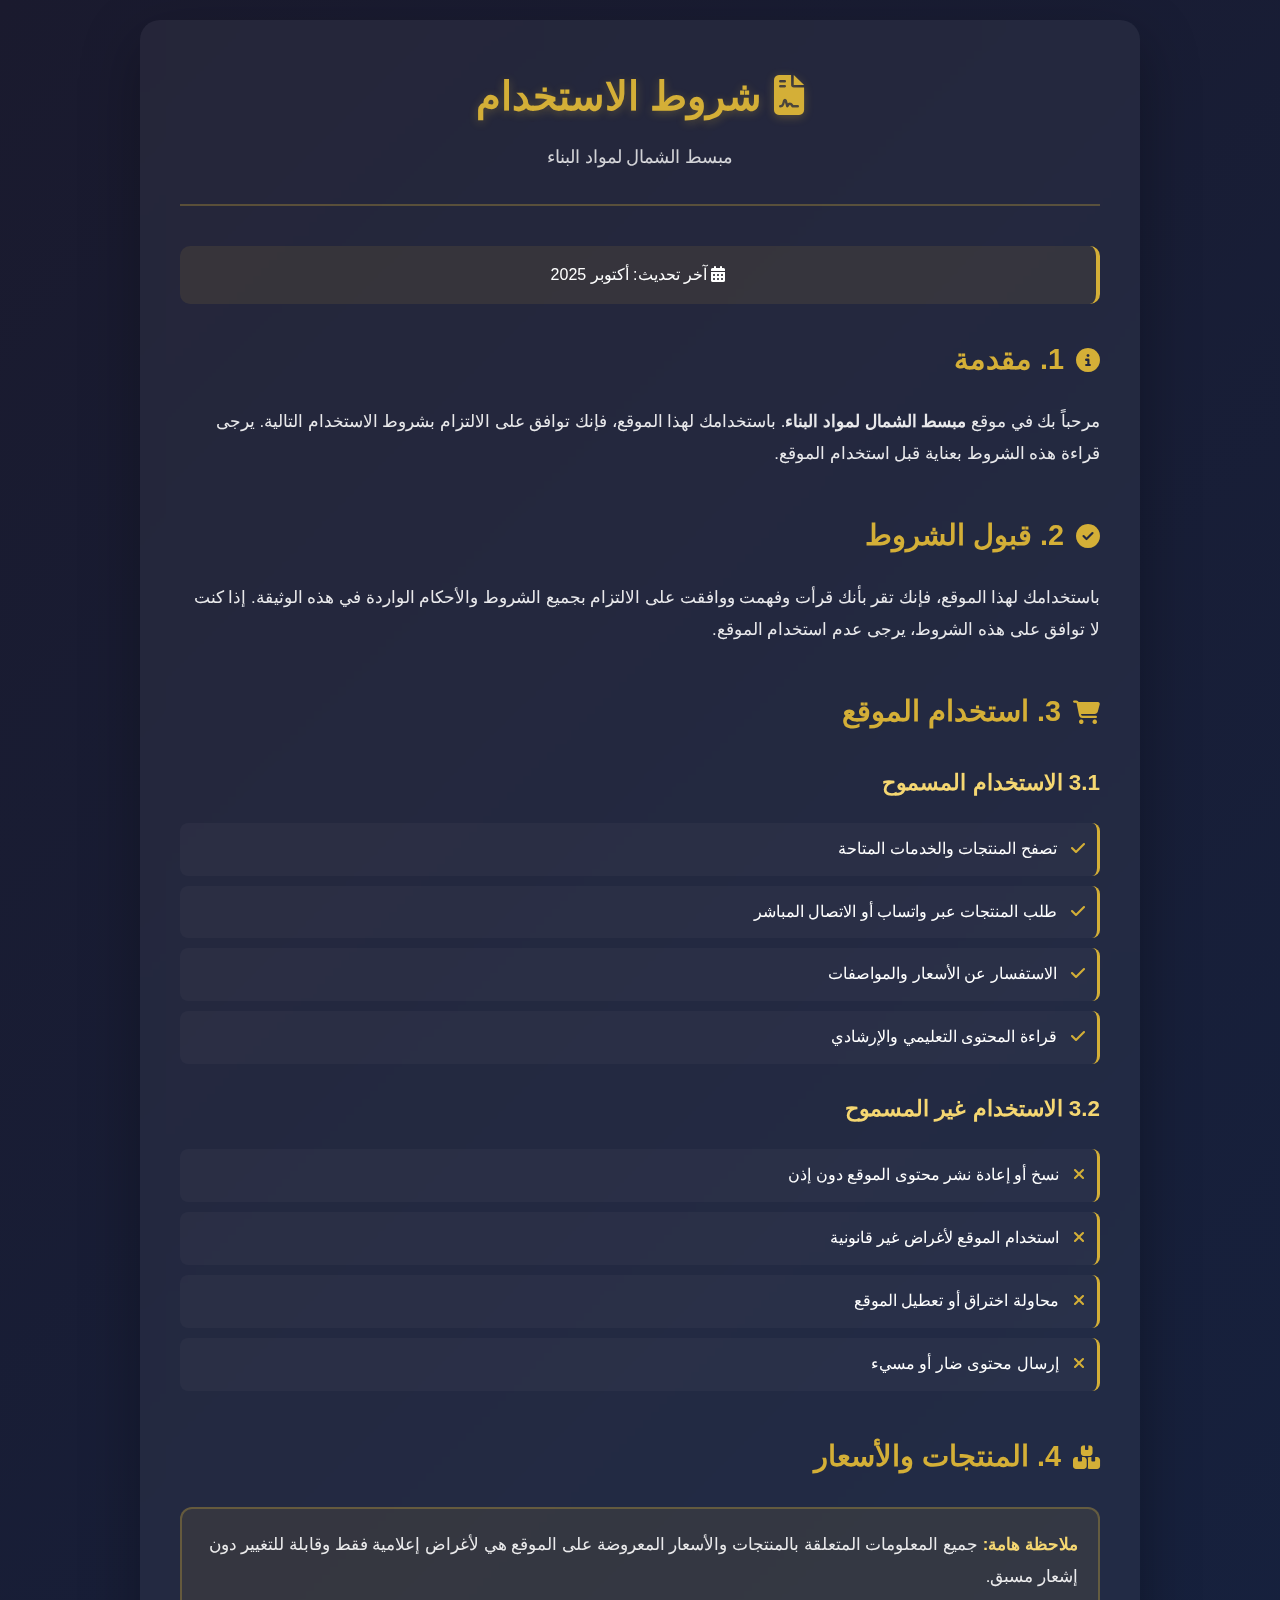
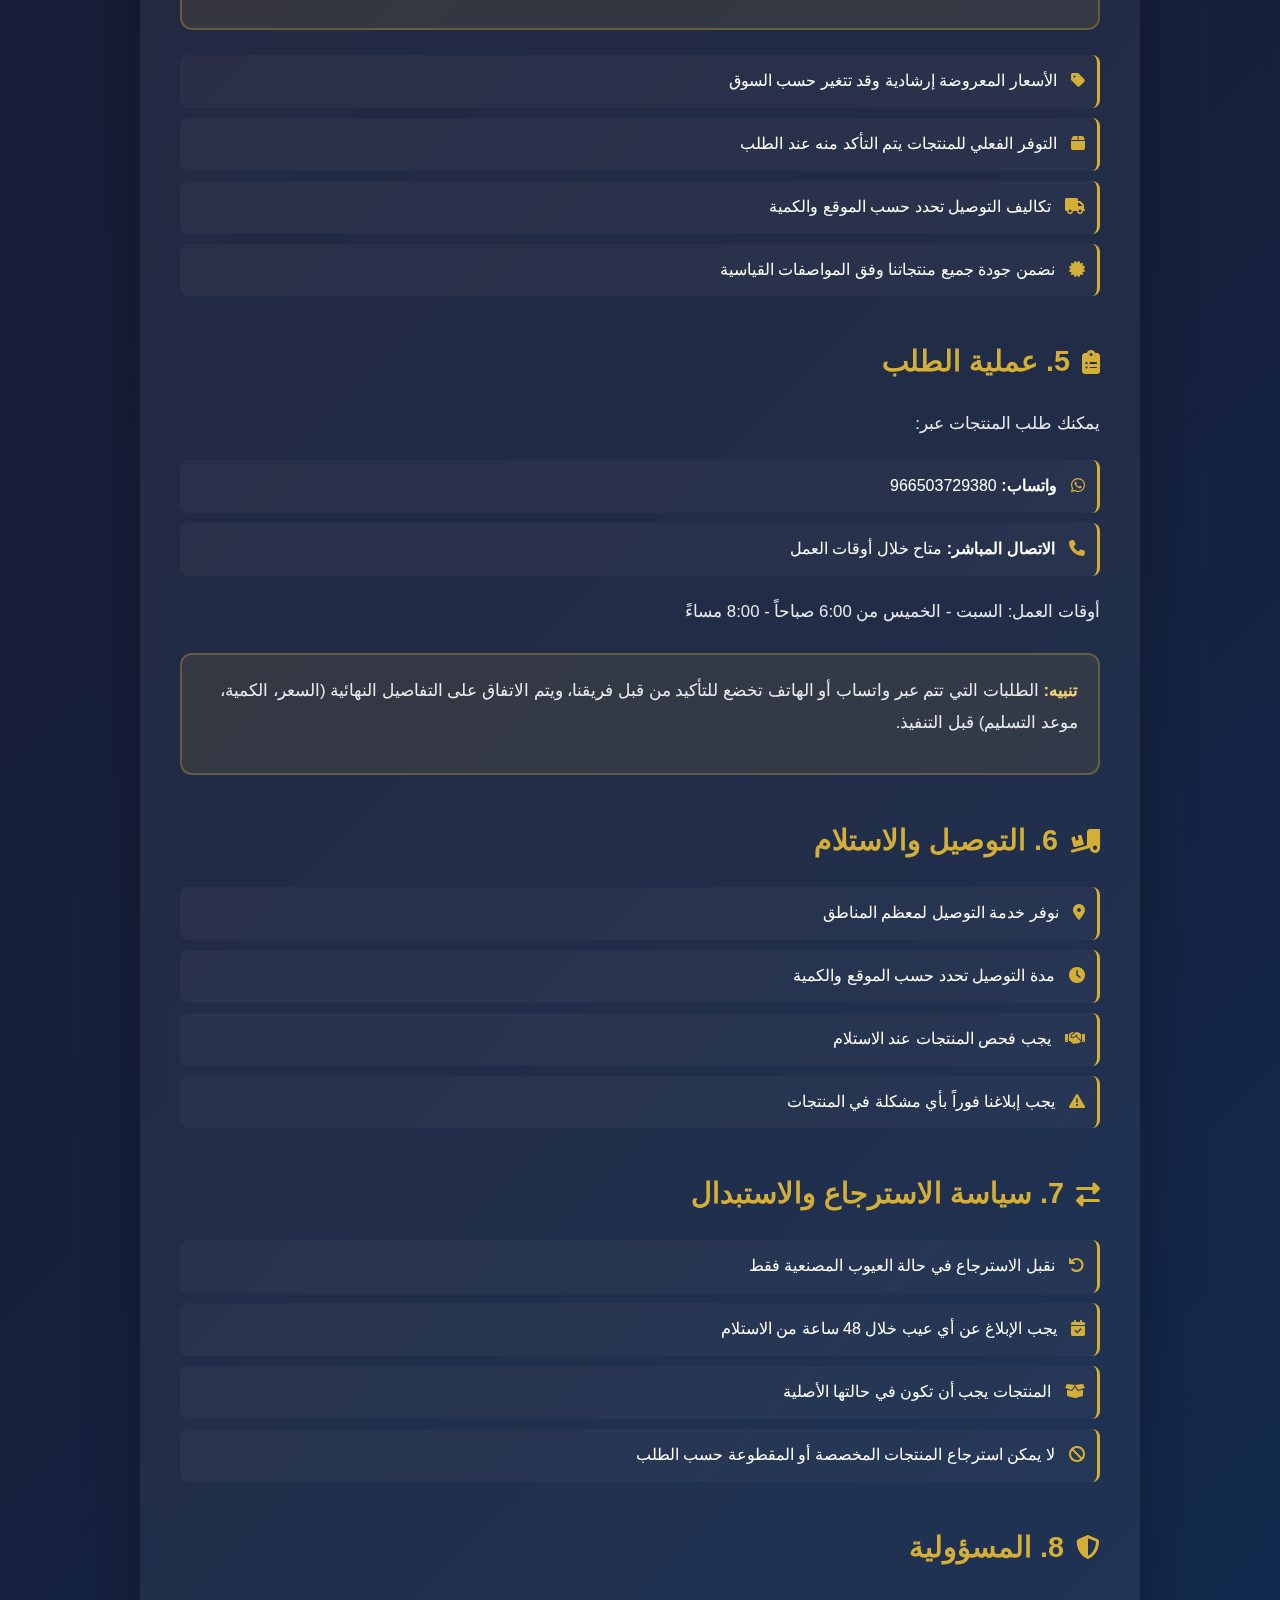
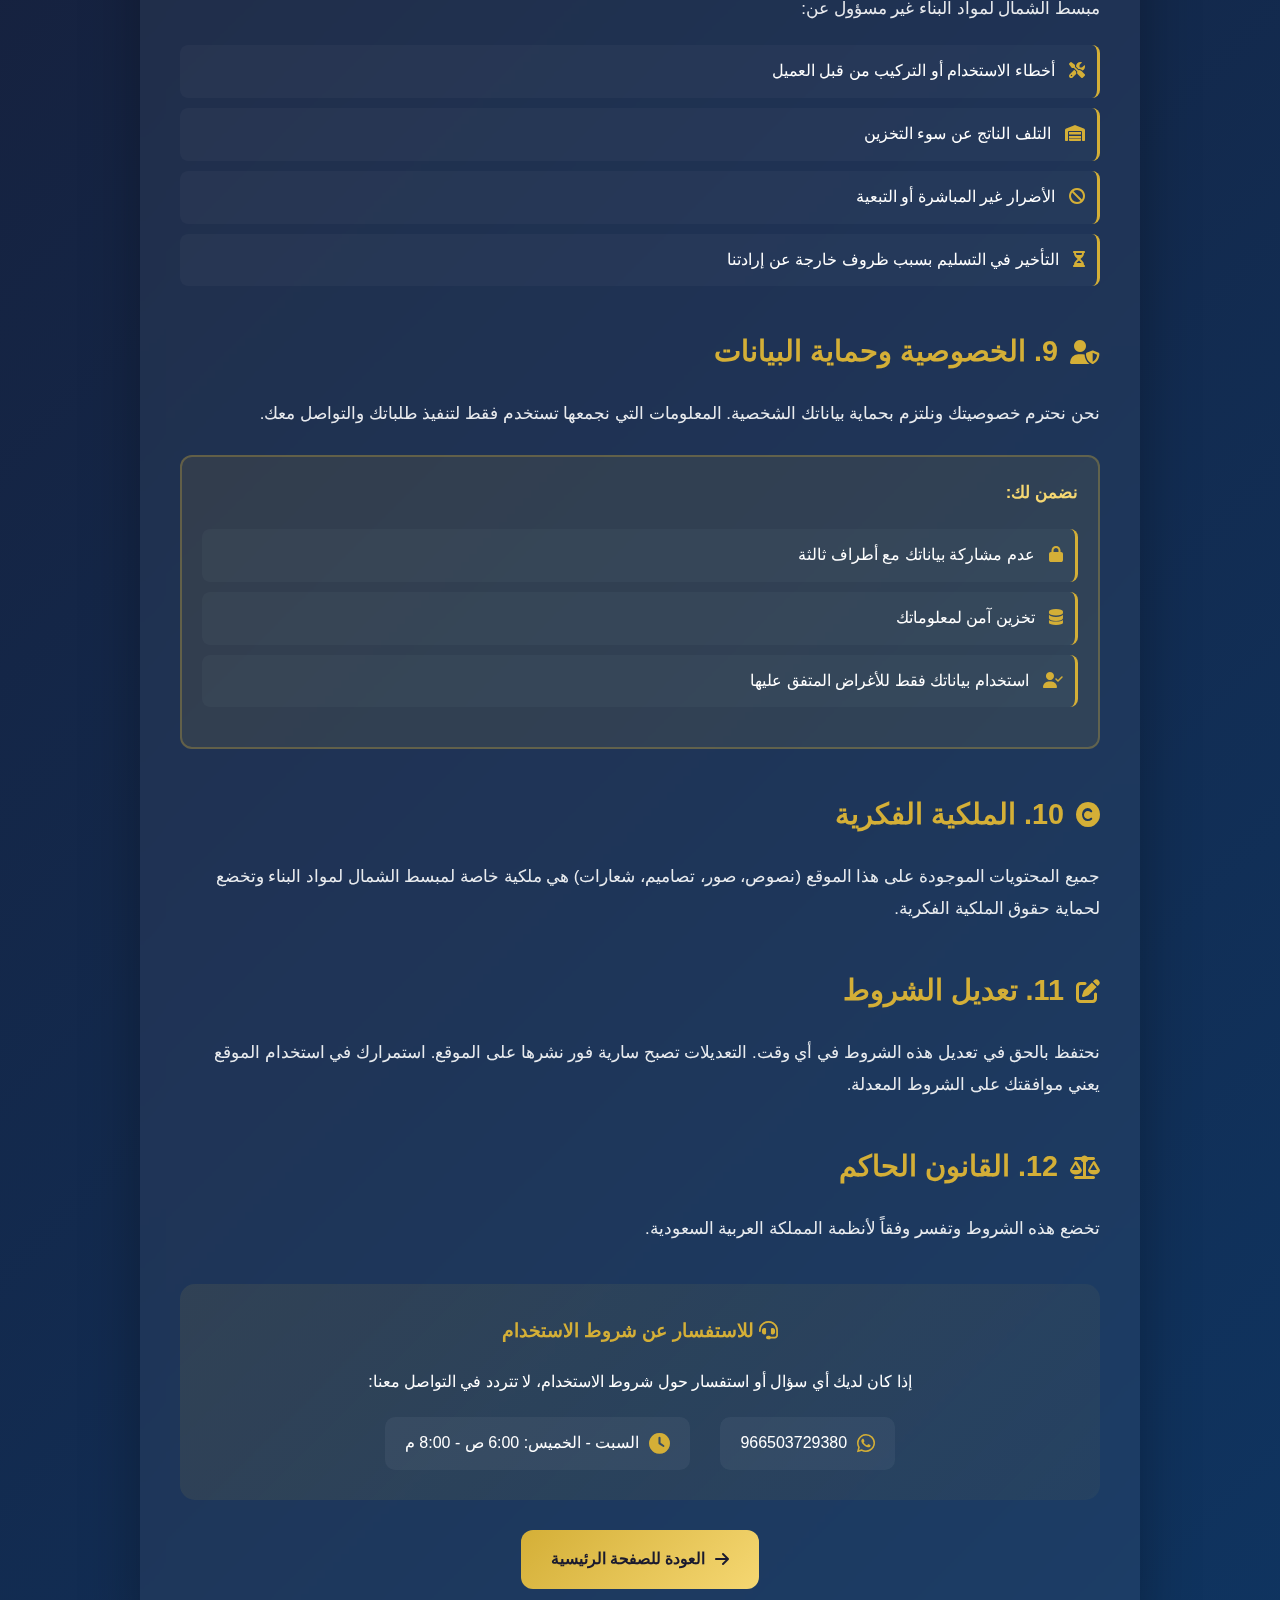
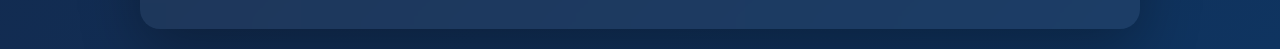
<file: terms-ar.html>
<!DOCTYPE html>
<html lang="ar" dir="rtl">
<head>
    <meta charset="UTF-8">
    <meta name="viewport" content="width=device-width, initial-scale=1.0">
    <meta name="description" content="شروط الاستخدام - مبسط الشمال لمواد البناء">
    <title>شروط الاستخدام - مبسط الشمال</title>
    
    <!-- Font Awesome -->
    <link rel="stylesheet" href="https://cdnjs.cloudflare.com/ajax/libs/font-awesome/6.4.0/css/all.min.css">
    
    <style>
        * {
            margin: 0;
            padding: 0;
            box-sizing: border-box;
        }

        body {
            font-family: 'Segoe UI', Tahoma, Geneva, Verdana, sans-serif;
            background: linear-gradient(135deg, #1a1a2e 0%, #16213e 50%, #0f3460 100%);
            color: #fff;
            line-height: 1.8;
            min-height: 100vh;
            padding: 20px;
        }

        .container {
            max-width: 1000px;
            margin: 0 auto;
            background: rgba(255, 255, 255, 0.05);
            backdrop-filter: blur(10px);
            border-radius: 20px;
            padding: 40px;
            box-shadow: 0 20px 60px rgba(0, 0, 0, 0.3);
        }

        .header {
            text-align: center;
            margin-bottom: 40px;
            padding-bottom: 30px;
            border-bottom: 2px solid rgba(212, 175, 55, 0.3);
        }

        .header h1 {
            font-size: 2.5rem;
            color: #d4af37;
            margin-bottom: 10px;
            text-shadow: 0 2px 10px rgba(212, 175, 55, 0.3);
        }

        .header p {
            color: rgba(255, 255, 255, 0.8);
            font-size: 1.1rem;
        }

        .update-date {
            background: rgba(212, 175, 55, 0.1);
            padding: 15px;
            border-radius: 10px;
            text-align: center;
            margin-bottom: 30px;
            border-right: 4px solid #d4af37;
        }

        .section {
            margin-bottom: 40px;
        }

        .section h2 {
            color: #d4af37;
            font-size: 1.8rem;
            margin-bottom: 20px;
            display: flex;
            align-items: center;
            gap: 12px;
        }

        .section h2 i {
            font-size: 1.5rem;
        }

        .section h3 {
            color: #f5d772;
            font-size: 1.4rem;
            margin: 25px 0 15px;
        }

        .section p {
            color: rgba(255, 255, 255, 0.9);
            margin-bottom: 15px;
            font-size: 1.05rem;
            line-height: 1.9;
        }

        .section ul {
            list-style: none;
            margin: 20px 0;
        }

        .section ul li {
            padding: 12px;
            background: rgba(255, 255, 255, 0.03);
            margin-bottom: 10px;
            border-radius: 8px;
            border-right: 3px solid #d4af37;
            transition: all 0.3s ease;
        }

        .section ul li:hover {
            background: rgba(255, 255, 255, 0.08);
            transform: translateX(-5px);
        }

        .section ul li i {
            color: #d4af37;
            margin-left: 10px;
        }

        .highlight-box {
            background: rgba(212, 175, 55, 0.1);
            border: 2px solid rgba(212, 175, 55, 0.3);
            padding: 20px;
            border-radius: 12px;
            margin: 25px 0;
        }

        .highlight-box strong {
            color: #f5d772;
        }

        .contact-section {
            background: linear-gradient(135deg, rgba(212, 175, 55, 0.1), rgba(212, 175, 55, 0.05));
            padding: 30px;
            border-radius: 15px;
            text-align: center;
            margin-top: 40px;
        }

        .contact-section h3 {
            color: #d4af37;
            margin-bottom: 20px;
        }

        .contact-info {
            display: flex;
            justify-content: center;
            gap: 30px;
            flex-wrap: wrap;
            margin-top: 20px;
        }

        .contact-item {
            display: flex;
            align-items: center;
            gap: 10px;
            background: rgba(255, 255, 255, 0.05);
            padding: 12px 20px;
            border-radius: 10px;
            transition: all 0.3s ease;
        }

        .contact-item:hover {
            background: rgba(212, 175, 55, 0.2);
            transform: translateY(-3px);
        }

        .contact-item i {
            color: #d4af37;
            font-size: 1.3rem;
        }

        .back-btn {
            display: inline-flex;
            align-items: center;
            gap: 10px;
            background: linear-gradient(135deg, #d4af37, #f5d772);
            color: #1a1a2e;
            padding: 15px 30px;
            border-radius: 12px;
            text-decoration: none;
            font-weight: 700;
            transition: all 0.3s ease;
            margin-top: 30px;
        }

        .back-btn:hover {
            transform: translateY(-3px);
            box-shadow: 0 10px 30px rgba(212, 175, 55, 0.4);
        }

        @media (max-width: 768px) {
            .container {
                padding: 20px;
            }

            .header h1 {
                font-size: 1.8rem;
            }

            .section h2 {
                font-size: 1.4rem;
            }

            .contact-info {
                flex-direction: column;
                align-items: center;
            }
        }
    </style>
</head>
<body>
    <div class="container">
        <div class="header">
            <h1><i class="fas fa-file-contract"></i> شروط الاستخدام</h1>
            <p>مبسط الشمال لمواد البناء</p>
        </div>

        <div class="update-date">
            <i class="fas fa-calendar-alt"></i> آخر تحديث: أكتوبر 2025
        </div>

        <div class="section">
            <h2><i class="fas fa-info-circle"></i> 1. مقدمة</h2>
            <p>مرحباً بك في موقع <strong>مبسط الشمال لمواد البناء</strong>. باستخدامك لهذا الموقع، فإنك توافق على الالتزام بشروط الاستخدام التالية. يرجى قراءة هذه الشروط بعناية قبل استخدام الموقع.</p>
        </div>

        <div class="section">
            <h2><i class="fas fa-check-circle"></i> 2. قبول الشروط</h2>
            <p>باستخدامك لهذا الموقع، فإنك تقر بأنك قرأت وفهمت ووافقت على الالتزام بجميع الشروط والأحكام الواردة في هذه الوثيقة. إذا كنت لا توافق على هذه الشروط، يرجى عدم استخدام الموقع.</p>
        </div>

        <div class="section">
            <h2><i class="fas fa-shopping-cart"></i> 3. استخدام الموقع</h2>
            <h3>3.1 الاستخدام المسموح</h3>
            <ul>
                <li><i class="fas fa-check"></i> تصفح المنتجات والخدمات المتاحة</li>
                <li><i class="fas fa-check"></i> طلب المنتجات عبر واتساب أو الاتصال المباشر</li>
                <li><i class="fas fa-check"></i> الاستفسار عن الأسعار والمواصفات</li>
                <li><i class="fas fa-check"></i> قراءة المحتوى التعليمي والإرشادي</li>
            </ul>

            <h3>3.2 الاستخدام غير المسموح</h3>
            <ul>
                <li><i class="fas fa-times"></i> نسخ أو إعادة نشر محتوى الموقع دون إذن</li>
                <li><i class="fas fa-times"></i> استخدام الموقع لأغراض غير قانونية</li>
                <li><i class="fas fa-times"></i> محاولة اختراق أو تعطيل الموقع</li>
                <li><i class="fas fa-times"></i> إرسال محتوى ضار أو مسيء</li>
            </ul>
        </div>

        <div class="section">
            <h2><i class="fas fa-boxes"></i> 4. المنتجات والأسعار</h2>
            <div class="highlight-box">
                <p><strong>ملاحظة هامة:</strong> جميع المعلومات المتعلقة بالمنتجات والأسعار المعروضة على الموقع هي لأغراض إعلامية فقط وقابلة للتغيير دون إشعار مسبق.</p>
            </div>
            <ul>
                <li><i class="fas fa-tag"></i> الأسعار المعروضة إرشادية وقد تتغير حسب السوق</li>
                <li><i class="fas fa-box"></i> التوفر الفعلي للمنتجات يتم التأكد منه عند الطلب</li>
                <li><i class="fas fa-truck"></i> تكاليف التوصيل تحدد حسب الموقع والكمية</li>
                <li><i class="fas fa-certificate"></i> نضمن جودة جميع منتجاتنا وفق المواصفات القياسية</li>
            </ul>
        </div>

        <div class="section">
            <h2><i class="fas fa-clipboard-list"></i> 5. عملية الطلب</h2>
            <p>يمكنك طلب المنتجات عبر:</p>
            <ul>
                <li><i class="fab fa-whatsapp"></i> <strong>واتساب:</strong> 966503729380</li>
                <li><i class="fas fa-phone"></i> <strong>الاتصال المباشر:</strong> متاح خلال أوقات العمل</li>
            </ul>
            <p>أوقات العمل: السبت - الخميس من 6:00 صباحاً - 8:00 مساءً</p>
            <div class="highlight-box">
                <p><strong>تنبيه:</strong> الطلبات التي تتم عبر واتساب أو الهاتف تخضع للتأكيد من قبل فريقنا، ويتم الاتفاق على التفاصيل النهائية (السعر، الكمية، موعد التسليم) قبل التنفيذ.</p>
            </div>
        </div>

        <div class="section">
            <h2><i class="fas fa-truck-loading"></i> 6. التوصيل والاستلام</h2>
            <ul>
                <li><i class="fas fa-map-marker-alt"></i> نوفر خدمة التوصيل لمعظم المناطق</li>
                <li><i class="fas fa-clock"></i> مدة التوصيل تحدد حسب الموقع والكمية</li>
                <li><i class="fas fa-handshake"></i> يجب فحص المنتجات عند الاستلام</li>
                <li><i class="fas fa-exclamation-triangle"></i> يجب إبلاغنا فوراً بأي مشكلة في المنتجات</li>
            </ul>
        </div>

        <div class="section">
            <h2><i class="fas fa-exchange-alt"></i> 7. سياسة الاسترجاع والاستبدال</h2>
            <ul>
                <li><i class="fas fa-undo"></i> نقبل الاسترجاع في حالة العيوب المصنعية فقط</li>
                <li><i class="fas fa-calendar-check"></i> يجب الإبلاغ عن أي عيب خلال 48 ساعة من الاستلام</li>
                <li><i class="fas fa-box-open"></i> المنتجات يجب أن تكون في حالتها الأصلية</li>
                <li><i class="fas fa-ban"></i> لا يمكن استرجاع المنتجات المخصصة أو المقطوعة حسب الطلب</li>
            </ul>
        </div>

        <div class="section">
            <h2><i class="fas fa-shield-alt"></i> 8. المسؤولية</h2>
            <p>مبسط الشمال لمواد البناء غير مسؤول عن:</p>
            <ul>
                <li><i class="fas fa-tools"></i> أخطاء الاستخدام أو التركيب من قبل العميل</li>
                <li><i class="fas fa-warehouse"></i> التلف الناتج عن سوء التخزين</li>
                <li><i class="fas fa-ban"></i> الأضرار غير المباشرة أو التبعية</li>
                <li><i class="fas fa-hourglass-half"></i> التأخير في التسليم بسبب ظروف خارجة عن إرادتنا</li>
            </ul>
        </div>

        <div class="section">
            <h2><i class="fas fa-user-shield"></i> 9. الخصوصية وحماية البيانات</h2>
            <p>نحن نحترم خصوصيتك ونلتزم بحماية بياناتك الشخصية. المعلومات التي نجمعها تستخدم فقط لتنفيذ طلباتك والتواصل معك.</p>
            <div class="highlight-box">
                <p><strong>نضمن لك:</strong></p>
                <ul>
                    <li><i class="fas fa-lock"></i> عدم مشاركة بياناتك مع أطراف ثالثة</li>
                    <li><i class="fas fa-database"></i> تخزين آمن لمعلوماتك</li>
                    <li><i class="fas fa-user-check"></i> استخدام بياناتك فقط للأغراض المتفق عليها</li>
                </ul>
            </div>
        </div>

        <div class="section">
            <h2><i class="fas fa-copyright"></i> 10. الملكية الفكرية</h2>
            <p>جميع المحتويات الموجودة على هذا الموقع (نصوص، صور، تصاميم، شعارات) هي ملكية خاصة لمبسط الشمال لمواد البناء وتخضع لحماية حقوق الملكية الفكرية.</p>
        </div>

        <div class="section">
            <h2><i class="fas fa-edit"></i> 11. تعديل الشروط</h2>
            <p>نحتفظ بالحق في تعديل هذه الشروط في أي وقت. التعديلات تصبح سارية فور نشرها على الموقع. استمرارك في استخدام الموقع يعني موافقتك على الشروط المعدلة.</p>
        </div>

        <div class="section">
            <h2><i class="fas fa-balance-scale"></i> 12. القانون الحاكم</h2>
            <p>تخضع هذه الشروط وتفسر وفقاً لأنظمة المملكة العربية السعودية.</p>
        </div>

        <div class="contact-section">
            <h3><i class="fas fa-headset"></i> للاستفسار عن شروط الاستخدام</h3>
            <p>إذا كان لديك أي سؤال أو استفسار حول شروط الاستخدام، لا تتردد في التواصل معنا:</p>
            <div class="contact-info">
                <div class="contact-item">
                    <i class="fab fa-whatsapp"></i>
                    <span>966503729380</span>
                </div>
                <div class="contact-item">
                    <i class="fas fa-clock"></i>
                    <span>السبت - الخميس: 6:00 ص - 8:00 م</span>
                </div>
            </div>
        </div>

        <div style="text-align: center;">
            <a href="index.html" class="back-btn">
                <i class="fas fa-arrow-right"></i>
                العودة للصفحة الرئيسية
            </a>
        </div>
    </div>
</body>
</html>
</file>
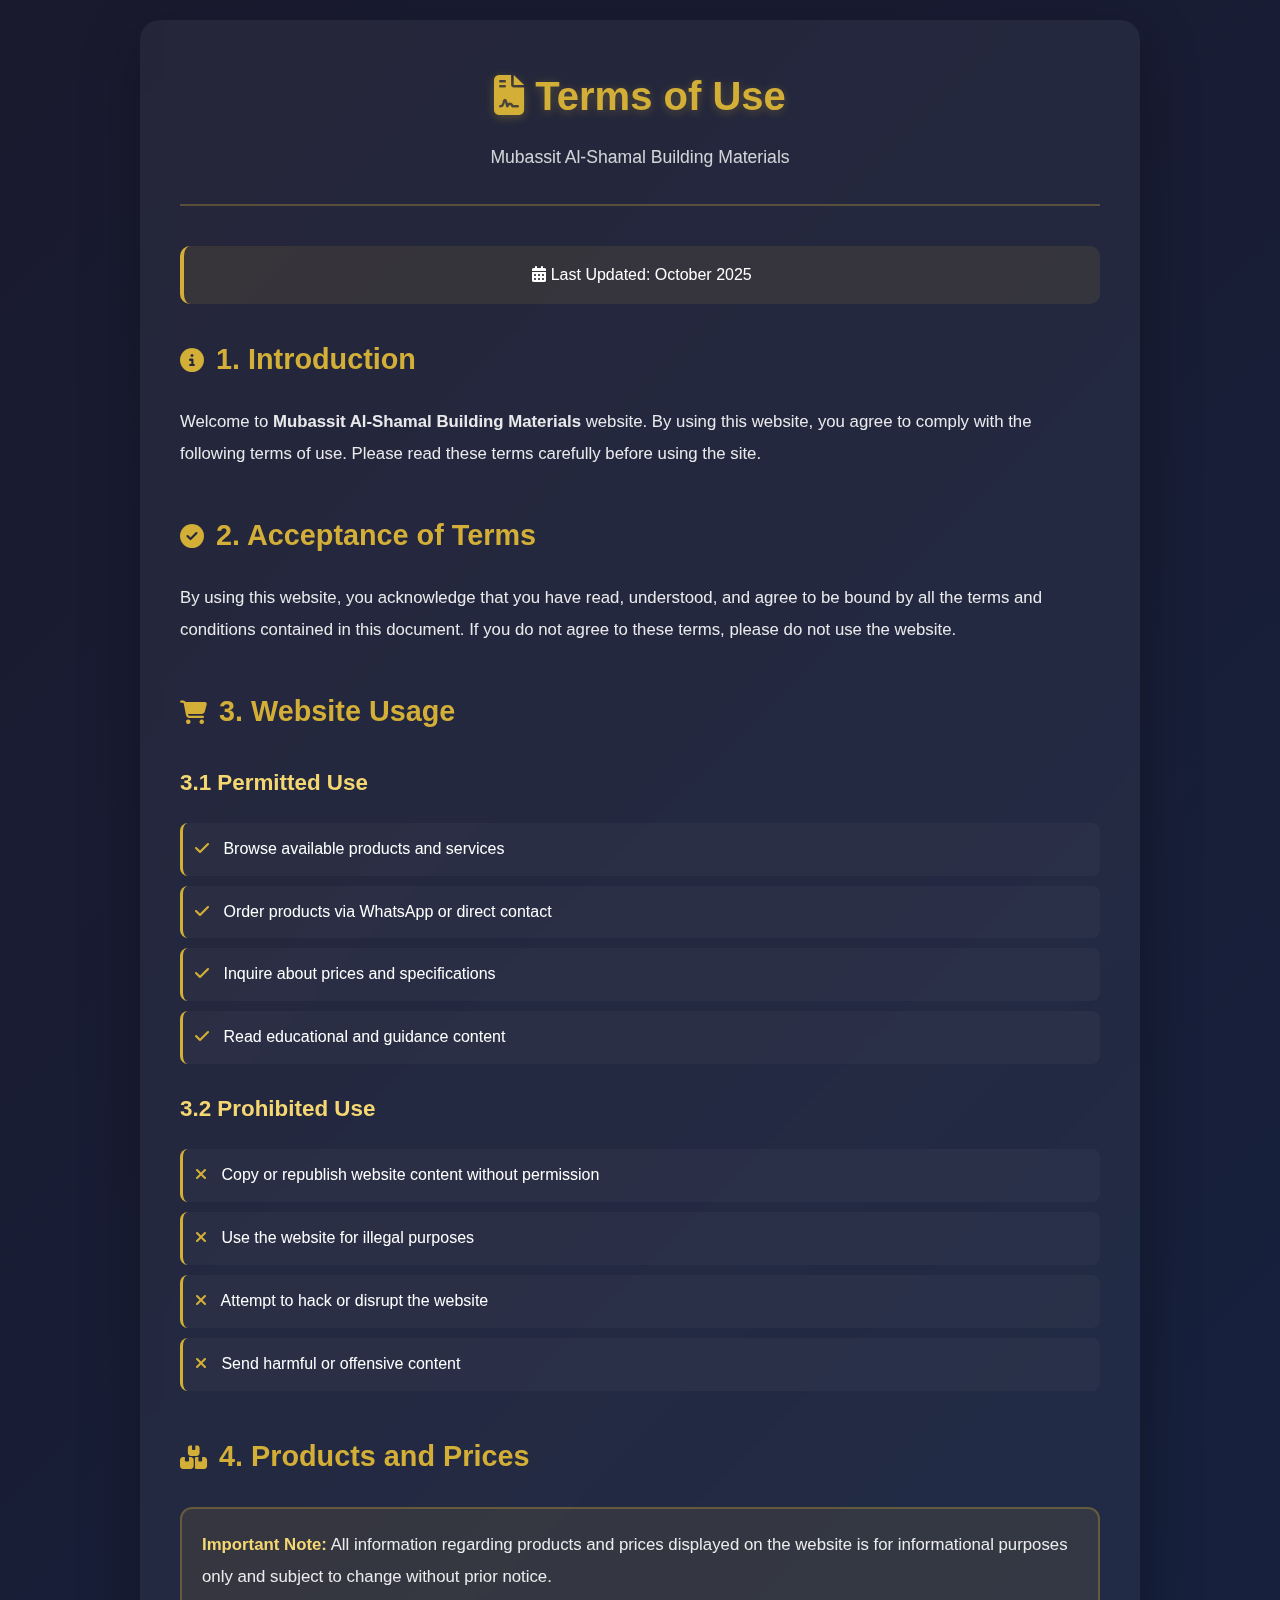
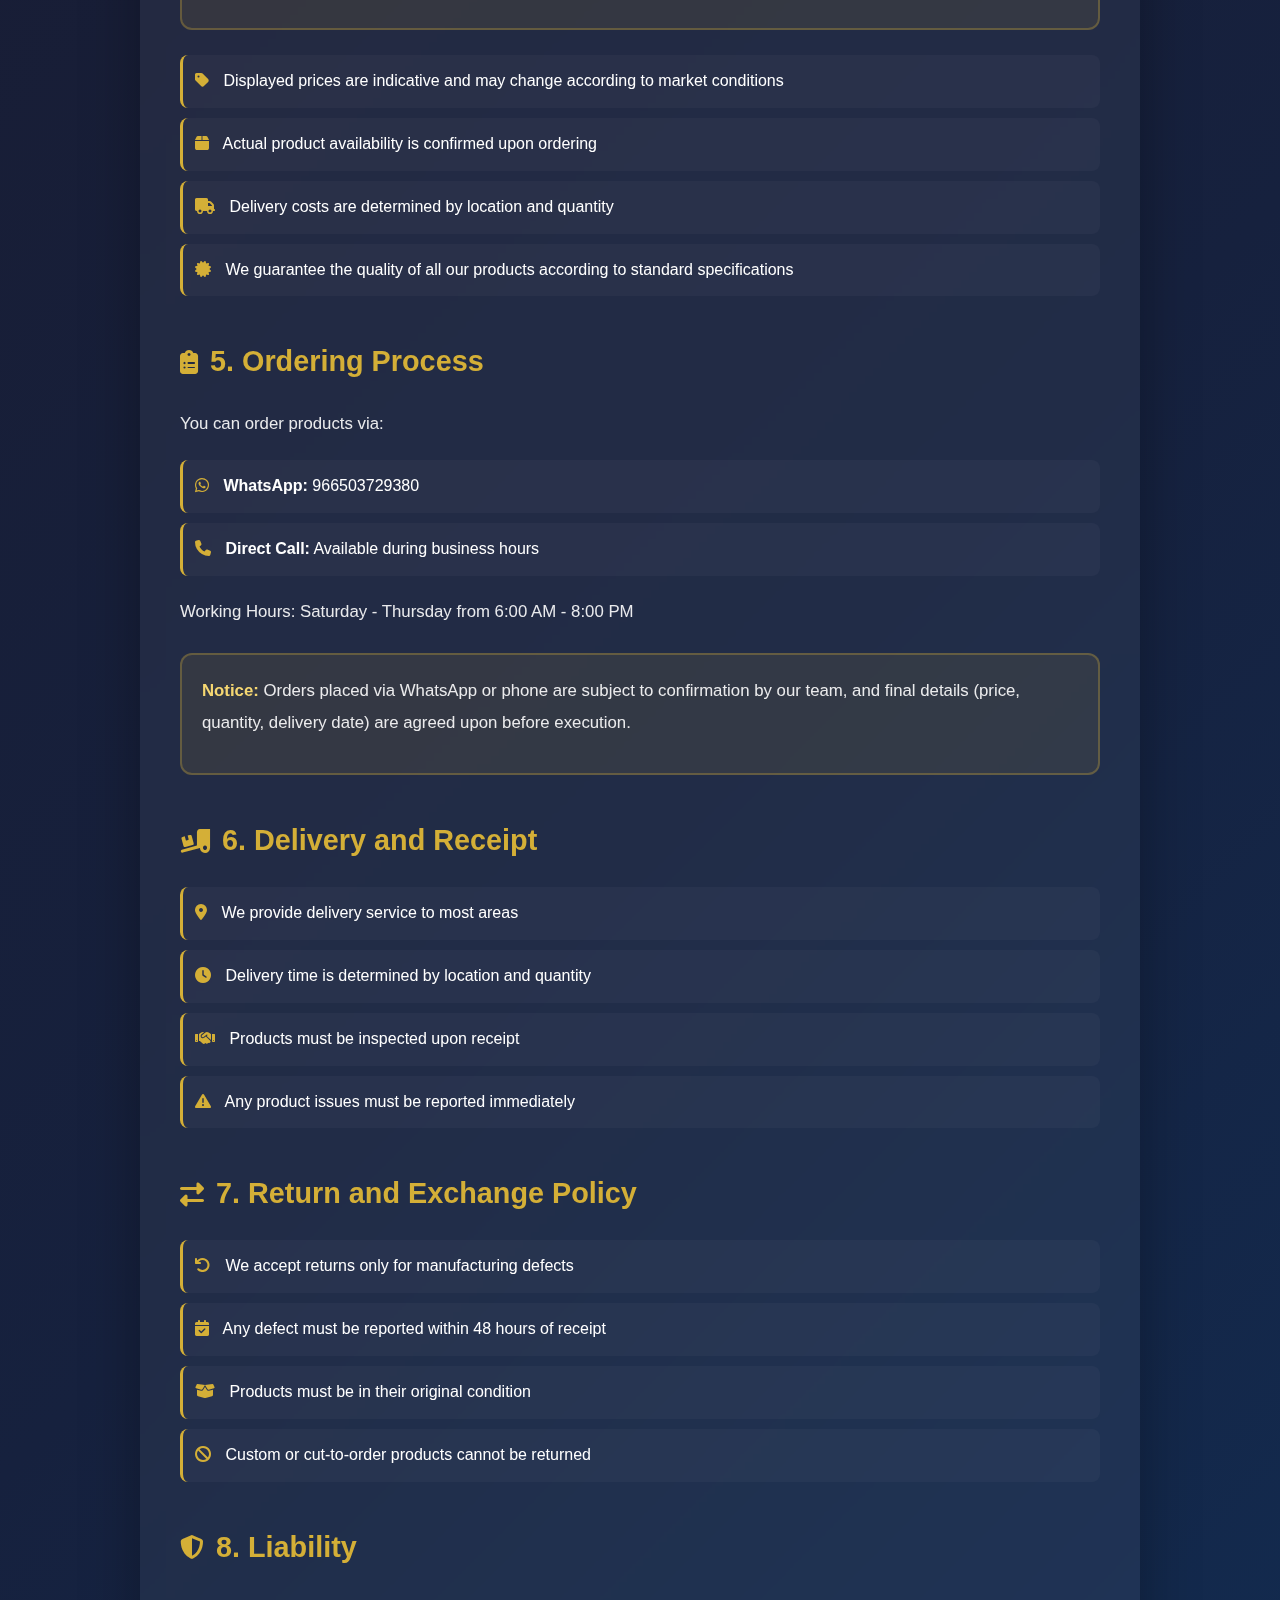
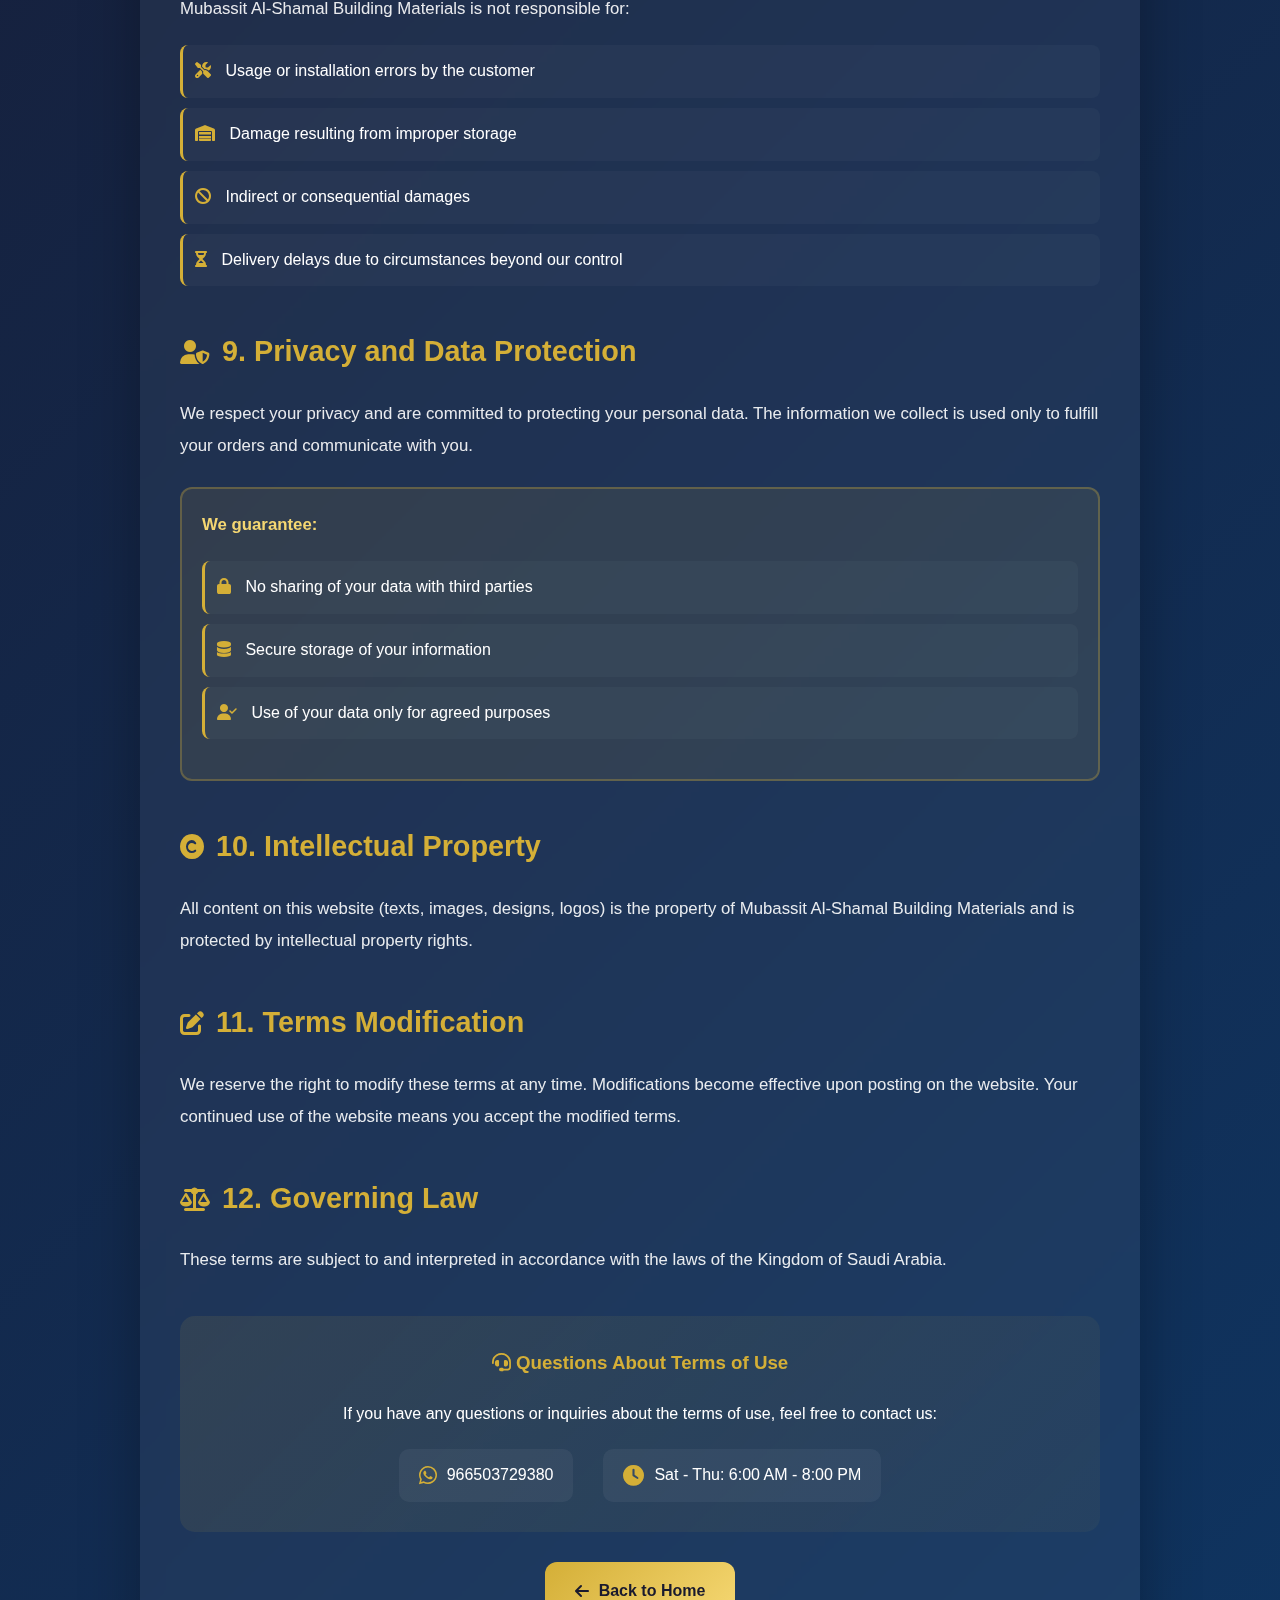
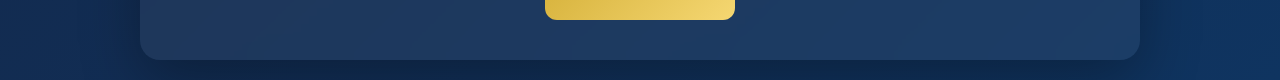
<file: terms-en.html>
<!DOCTYPE html>
<html lang="en" dir="ltr">
<head>
    <meta charset="UTF-8">
    <meta name="viewport" content="width=device-width, initial-scale=1.0">
    <meta name="description" content="Terms of Use - Mubassit Al-Shamal Building Materials">
    <title>Terms of Use - Mubassit Al-Shamal</title>
    
    <!-- Font Awesome -->
    <link rel="stylesheet" href="https://cdnjs.cloudflare.com/ajax/libs/font-awesome/6.4.0/css/all.min.css">
    
    <style>
        * {
            margin: 0;
            padding: 0;
            box-sizing: border-box;
        }

        body {
            font-family: 'Segoe UI', Tahoma, Geneva, Verdana, sans-serif;
            background: linear-gradient(135deg, #1a1a2e 0%, #16213e 50%, #0f3460 100%);
            color: #fff;
            line-height: 1.8;
            min-height: 100vh;
            padding: 20px;
        }

        .container {
            max-width: 1000px;
            margin: 0 auto;
            background: rgba(255, 255, 255, 0.05);
            backdrop-filter: blur(10px);
            border-radius: 20px;
            padding: 40px;
            box-shadow: 0 20px 60px rgba(0, 0, 0, 0.3);
        }

        .header {
            text-align: center;
            margin-bottom: 40px;
            padding-bottom: 30px;
            border-bottom: 2px solid rgba(212, 175, 55, 0.3);
        }

        .header h1 {
            font-size: 2.5rem;
            color: #d4af37;
            margin-bottom: 10px;
            text-shadow: 0 2px 10px rgba(212, 175, 55, 0.3);
        }

        .header p {
            color: rgba(255, 255, 255, 0.8);
            font-size: 1.1rem;
        }

        .update-date {
            background: rgba(212, 175, 55, 0.1);
            padding: 15px;
            border-radius: 10px;
            text-align: center;
            margin-bottom: 30px;
            border-left: 4px solid #d4af37;
        }

        .section {
            margin-bottom: 40px;
        }

        .section h2 {
            color: #d4af37;
            font-size: 1.8rem;
            margin-bottom: 20px;
            display: flex;
            align-items: center;
            gap: 12px;
        }

        .section h2 i {
            font-size: 1.5rem;
        }

        .section h3 {
            color: #f5d772;
            font-size: 1.4rem;
            margin: 25px 0 15px;
        }

        .section p {
            color: rgba(255, 255, 255, 0.9);
            margin-bottom: 15px;
            font-size: 1.05rem;
            line-height: 1.9;
        }

        .section ul {
            list-style: none;
            margin: 20px 0;
        }

        .section ul li {
            padding: 12px;
            background: rgba(255, 255, 255, 0.03);
            margin-bottom: 10px;
            border-radius: 8px;
            border-left: 3px solid #d4af37;
            transition: all 0.3s ease;
        }

        .section ul li:hover {
            background: rgba(255, 255, 255, 0.08);
            transform: translateX(5px);
        }

        .section ul li i {
            color: #d4af37;
            margin-right: 10px;
        }

        .highlight-box {
            background: rgba(212, 175, 55, 0.1);
            border: 2px solid rgba(212, 175, 55, 0.3);
            padding: 20px;
            border-radius: 12px;
            margin: 25px 0;
        }

        .highlight-box strong {
            color: #f5d772;
        }

        .contact-section {
            background: linear-gradient(135deg, rgba(212, 175, 55, 0.1), rgba(212, 175, 55, 0.05));
            padding: 30px;
            border-radius: 15px;
            text-align: center;
            margin-top: 40px;
        }

        .contact-section h3 {
            color: #d4af37;
            margin-bottom: 20px;
        }

        .contact-info {
            display: flex;
            justify-content: center;
            gap: 30px;
            flex-wrap: wrap;
            margin-top: 20px;
        }

        .contact-item {
            display: flex;
            align-items: center;
            gap: 10px;
            background: rgba(255, 255, 255, 0.05);
            padding: 12px 20px;
            border-radius: 10px;
            transition: all 0.3s ease;
        }

        .contact-item:hover {
            background: rgba(212, 175, 55, 0.2);
            transform: translateY(-3px);
        }

        .contact-item i {
            color: #d4af37;
            font-size: 1.3rem;
        }

        .back-btn {
            display: inline-flex;
            align-items: center;
            gap: 10px;
            background: linear-gradient(135deg, #d4af37, #f5d772);
            color: #1a1a2e;
            padding: 15px 30px;
            border-radius: 12px;
            text-decoration: none;
            font-weight: 700;
            transition: all 0.3s ease;
            margin-top: 30px;
        }

        .back-btn:hover {
            transform: translateY(-3px);
            box-shadow: 0 10px 30px rgba(212, 175, 55, 0.4);
        }

        @media (max-width: 768px) {
            .container {
                padding: 20px;
            }

            .header h1 {
                font-size: 1.8rem;
            }

            .section h2 {
                font-size: 1.4rem;
            }

            .contact-info {
                flex-direction: column;
                align-items: center;
            }
        }
    </style>
</head>
<body>
    <div class="container">
        <div class="header">
            <h1><i class="fas fa-file-contract"></i> Terms of Use</h1>
            <p>Mubassit Al-Shamal Building Materials</p>
        </div>

        <div class="update-date">
            <i class="fas fa-calendar-alt"></i> Last Updated: October 2025
        </div>

        <div class="section">
            <h2><i class="fas fa-info-circle"></i> 1. Introduction</h2>
            <p>Welcome to <strong>Mubassit Al-Shamal Building Materials</strong> website. By using this website, you agree to comply with the following terms of use. Please read these terms carefully before using the site.</p>
        </div>

        <div class="section">
            <h2><i class="fas fa-check-circle"></i> 2. Acceptance of Terms</h2>
            <p>By using this website, you acknowledge that you have read, understood, and agree to be bound by all the terms and conditions contained in this document. If you do not agree to these terms, please do not use the website.</p>
        </div>

        <div class="section">
            <h2><i class="fas fa-shopping-cart"></i> 3. Website Usage</h2>
            <h3>3.1 Permitted Use</h3>
            <ul>
                <li><i class="fas fa-check"></i> Browse available products and services</li>
                <li><i class="fas fa-check"></i> Order products via WhatsApp or direct contact</li>
                <li><i class="fas fa-check"></i> Inquire about prices and specifications</li>
                <li><i class="fas fa-check"></i> Read educational and guidance content</li>
            </ul>

            <h3>3.2 Prohibited Use</h3>
            <ul>
                <li><i class="fas fa-times"></i> Copy or republish website content without permission</li>
                <li><i class="fas fa-times"></i> Use the website for illegal purposes</li>
                <li><i class="fas fa-times"></i> Attempt to hack or disrupt the website</li>
                <li><i class="fas fa-times"></i> Send harmful or offensive content</li>
            </ul>
        </div>

        <div class="section">
            <h2><i class="fas fa-boxes"></i> 4. Products and Prices</h2>
            <div class="highlight-box">
                <p><strong>Important Note:</strong> All information regarding products and prices displayed on the website is for informational purposes only and subject to change without prior notice.</p>
            </div>
            <ul>
                <li><i class="fas fa-tag"></i> Displayed prices are indicative and may change according to market conditions</li>
                <li><i class="fas fa-box"></i> Actual product availability is confirmed upon ordering</li>
                <li><i class="fas fa-truck"></i> Delivery costs are determined by location and quantity</li>
                <li><i class="fas fa-certificate"></i> We guarantee the quality of all our products according to standard specifications</li>
            </ul>
        </div>

        <div class="section">
            <h2><i class="fas fa-clipboard-list"></i> 5. Ordering Process</h2>
            <p>You can order products via:</p>
            <ul>
                <li><i class="fab fa-whatsapp"></i> <strong>WhatsApp:</strong> 966503729380</li>
                <li><i class="fas fa-phone"></i> <strong>Direct Call:</strong> Available during business hours</li>
            </ul>
            <p>Working Hours: Saturday - Thursday from 6:00 AM - 8:00 PM</p>
            <div class="highlight-box">
                <p><strong>Notice:</strong> Orders placed via WhatsApp or phone are subject to confirmation by our team, and final details (price, quantity, delivery date) are agreed upon before execution.</p>
            </div>
        </div>

        <div class="section">
            <h2><i class="fas fa-truck-loading"></i> 6. Delivery and Receipt</h2>
            <ul>
                <li><i class="fas fa-map-marker-alt"></i> We provide delivery service to most areas</li>
                <li><i class="fas fa-clock"></i> Delivery time is determined by location and quantity</li>
                <li><i class="fas fa-handshake"></i> Products must be inspected upon receipt</li>
                <li><i class="fas fa-exclamation-triangle"></i> Any product issues must be reported immediately</li>
            </ul>
        </div>

        <div class="section">
            <h2><i class="fas fa-exchange-alt"></i> 7. Return and Exchange Policy</h2>
            <ul>
                <li><i class="fas fa-undo"></i> We accept returns only for manufacturing defects</li>
                <li><i class="fas fa-calendar-check"></i> Any defect must be reported within 48 hours of receipt</li>
                <li><i class="fas fa-box-open"></i> Products must be in their original condition</li>
                <li><i class="fas fa-ban"></i> Custom or cut-to-order products cannot be returned</li>
            </ul>
        </div>

        <div class="section">
            <h2><i class="fas fa-shield-alt"></i> 8. Liability</h2>
            <p>Mubassit Al-Shamal Building Materials is not responsible for:</p>
            <ul>
                <li><i class="fas fa-tools"></i> Usage or installation errors by the customer</li>
                <li><i class="fas fa-warehouse"></i> Damage resulting from improper storage</li>
                <li><i class="fas fa-ban"></i> Indirect or consequential damages</li>
                <li><i class="fas fa-hourglass-half"></i> Delivery delays due to circumstances beyond our control</li>
            </ul>
        </div>

        <div class="section">
            <h2><i class="fas fa-user-shield"></i> 9. Privacy and Data Protection</h2>
            <p>We respect your privacy and are committed to protecting your personal data. The information we collect is used only to fulfill your orders and communicate with you.</p>
            <div class="highlight-box">
                <p><strong>We guarantee:</strong></p>
                <ul>
                    <li><i class="fas fa-lock"></i> No sharing of your data with third parties</li>
                    <li><i class="fas fa-database"></i> Secure storage of your information</li>
                    <li><i class="fas fa-user-check"></i> Use of your data only for agreed purposes</li>
                </ul>
            </div>
        </div>

        <div class="section">
            <h2><i class="fas fa-copyright"></i> 10. Intellectual Property</h2>
            <p>All content on this website (texts, images, designs, logos) is the property of Mubassit Al-Shamal Building Materials and is protected by intellectual property rights.</p>
        </div>

        <div class="section">
            <h2><i class="fas fa-edit"></i> 11. Terms Modification</h2>
            <p>We reserve the right to modify these terms at any time. Modifications become effective upon posting on the website. Your continued use of the website means you accept the modified terms.</p>
        </div>

        <div class="section">
            <h2><i class="fas fa-balance-scale"></i> 12. Governing Law</h2>
            <p>These terms are subject to and interpreted in accordance with the laws of the Kingdom of Saudi Arabia.</p>
        </div>

        <div class="contact-section">
            <h3><i class="fas fa-headset"></i> Questions About Terms of Use</h3>
            <p>If you have any questions or inquiries about the terms of use, feel free to contact us:</p>
            <div class="contact-info">
                <div class="contact-item">
                    <i class="fab fa-whatsapp"></i>
                    <span>966503729380</span>
                </div>
                <div class="contact-item">
                    <i class="fas fa-clock"></i>
                    <span>Sat - Thu: 6:00 AM - 8:00 PM</span>
                </div>
            </div>
        </div>

        <div style="text-align: center;">
            <a href="index-en.html" class="back-btn">
                <i class="fas fa-arrow-left"></i>
                Back to Home
            </a>
        </div>
    </div>
</body>
</html>
</file>
